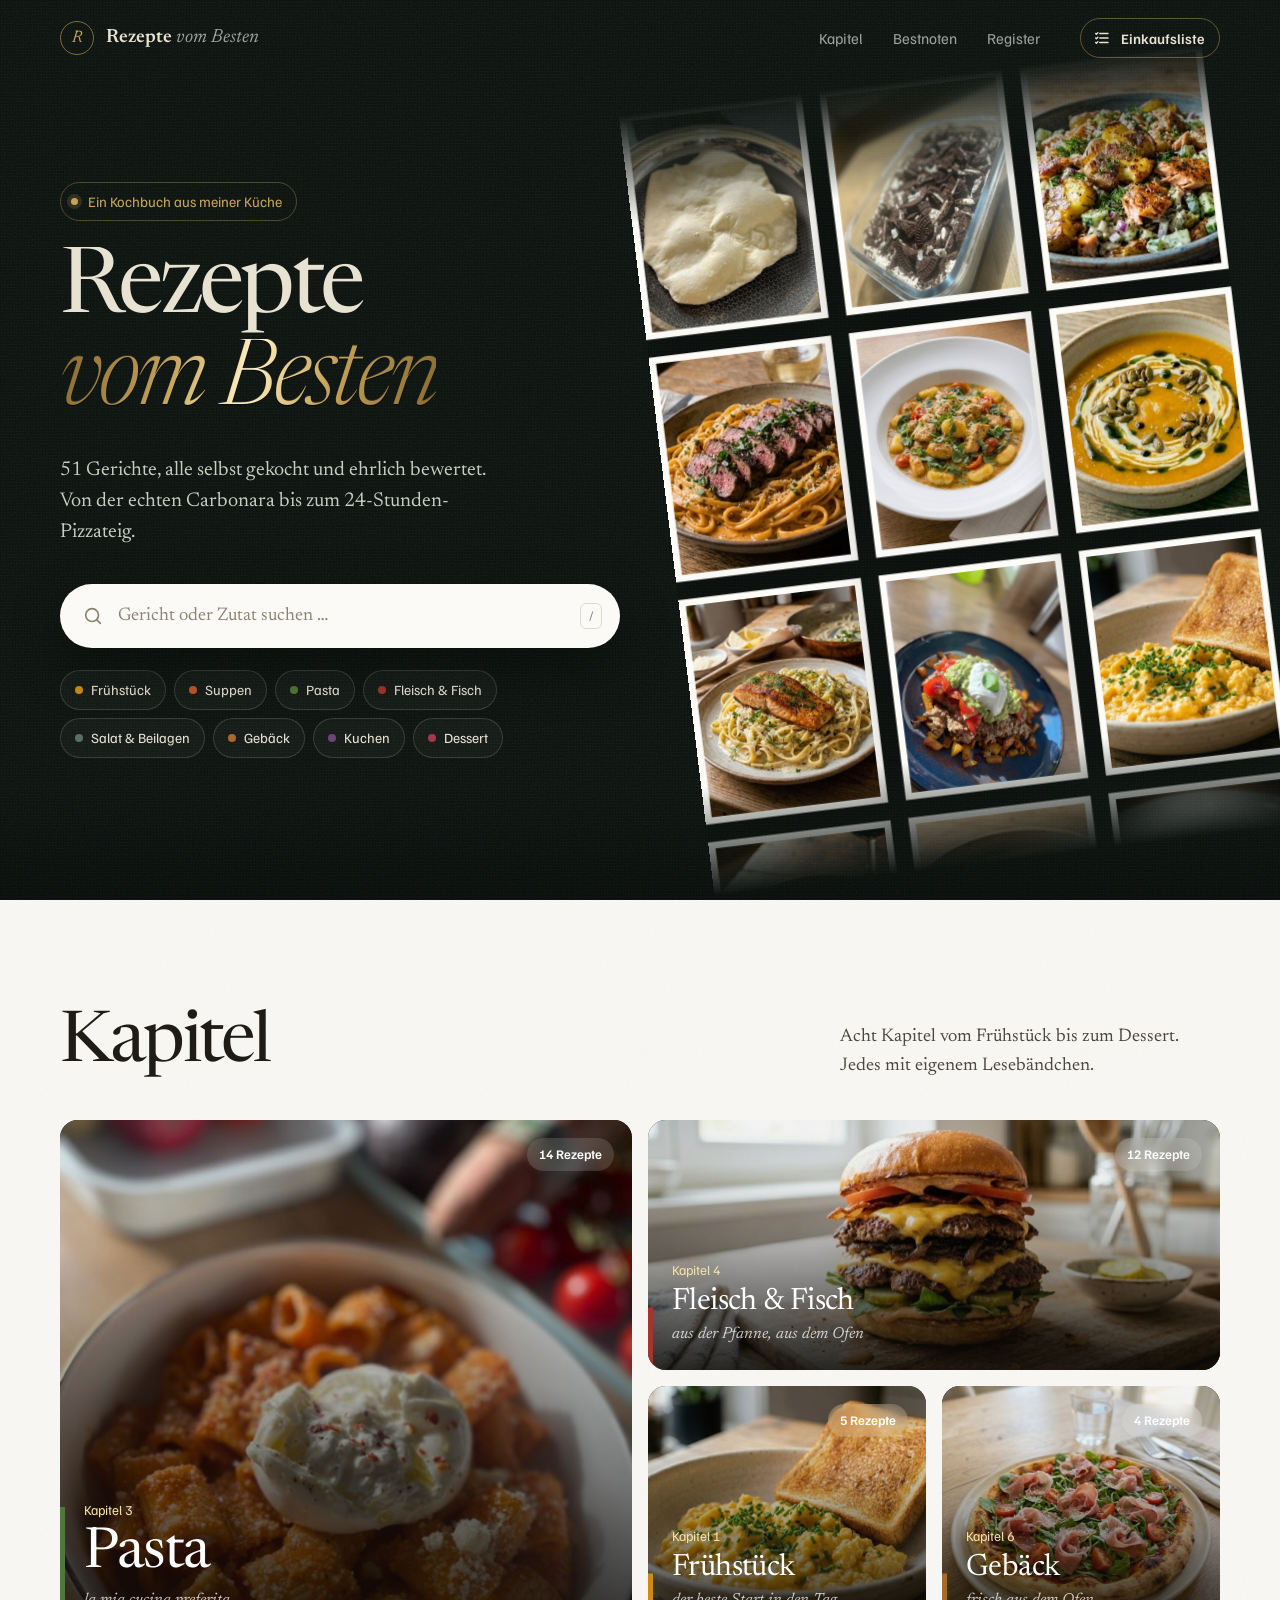
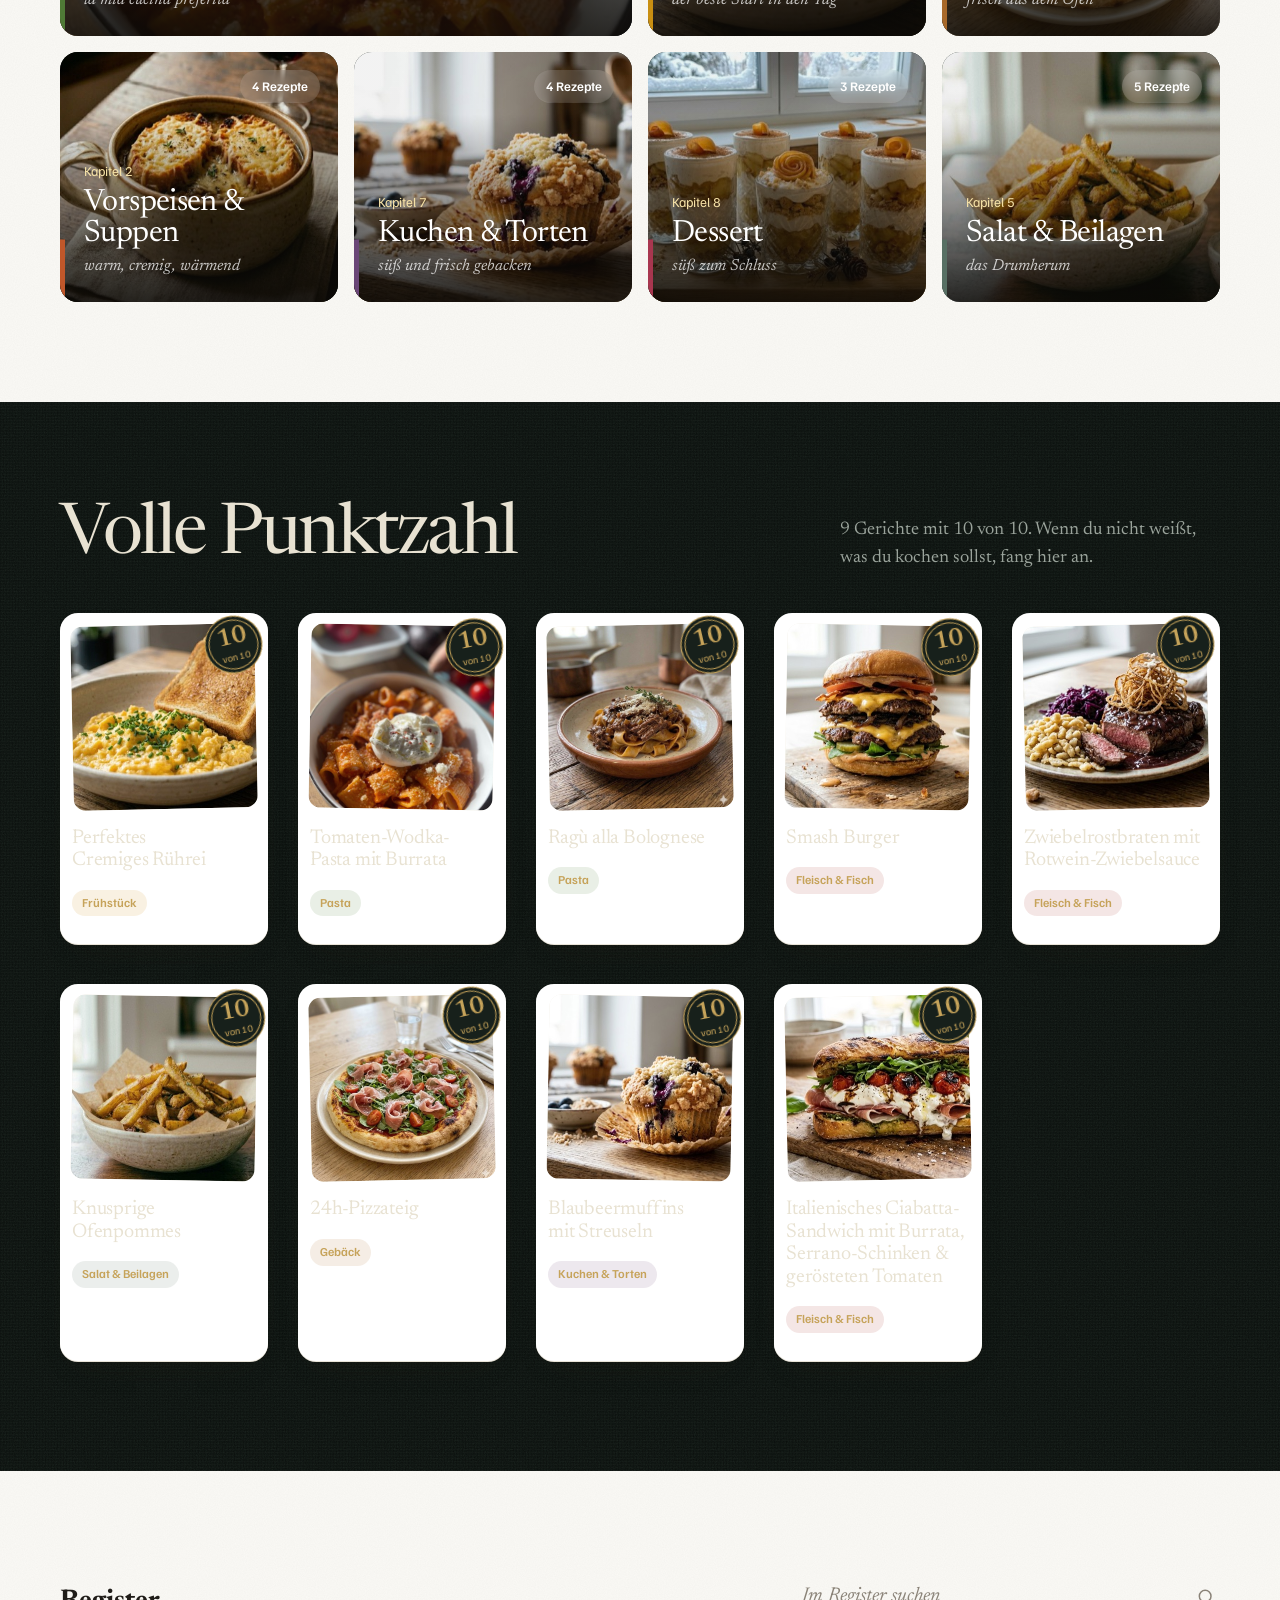
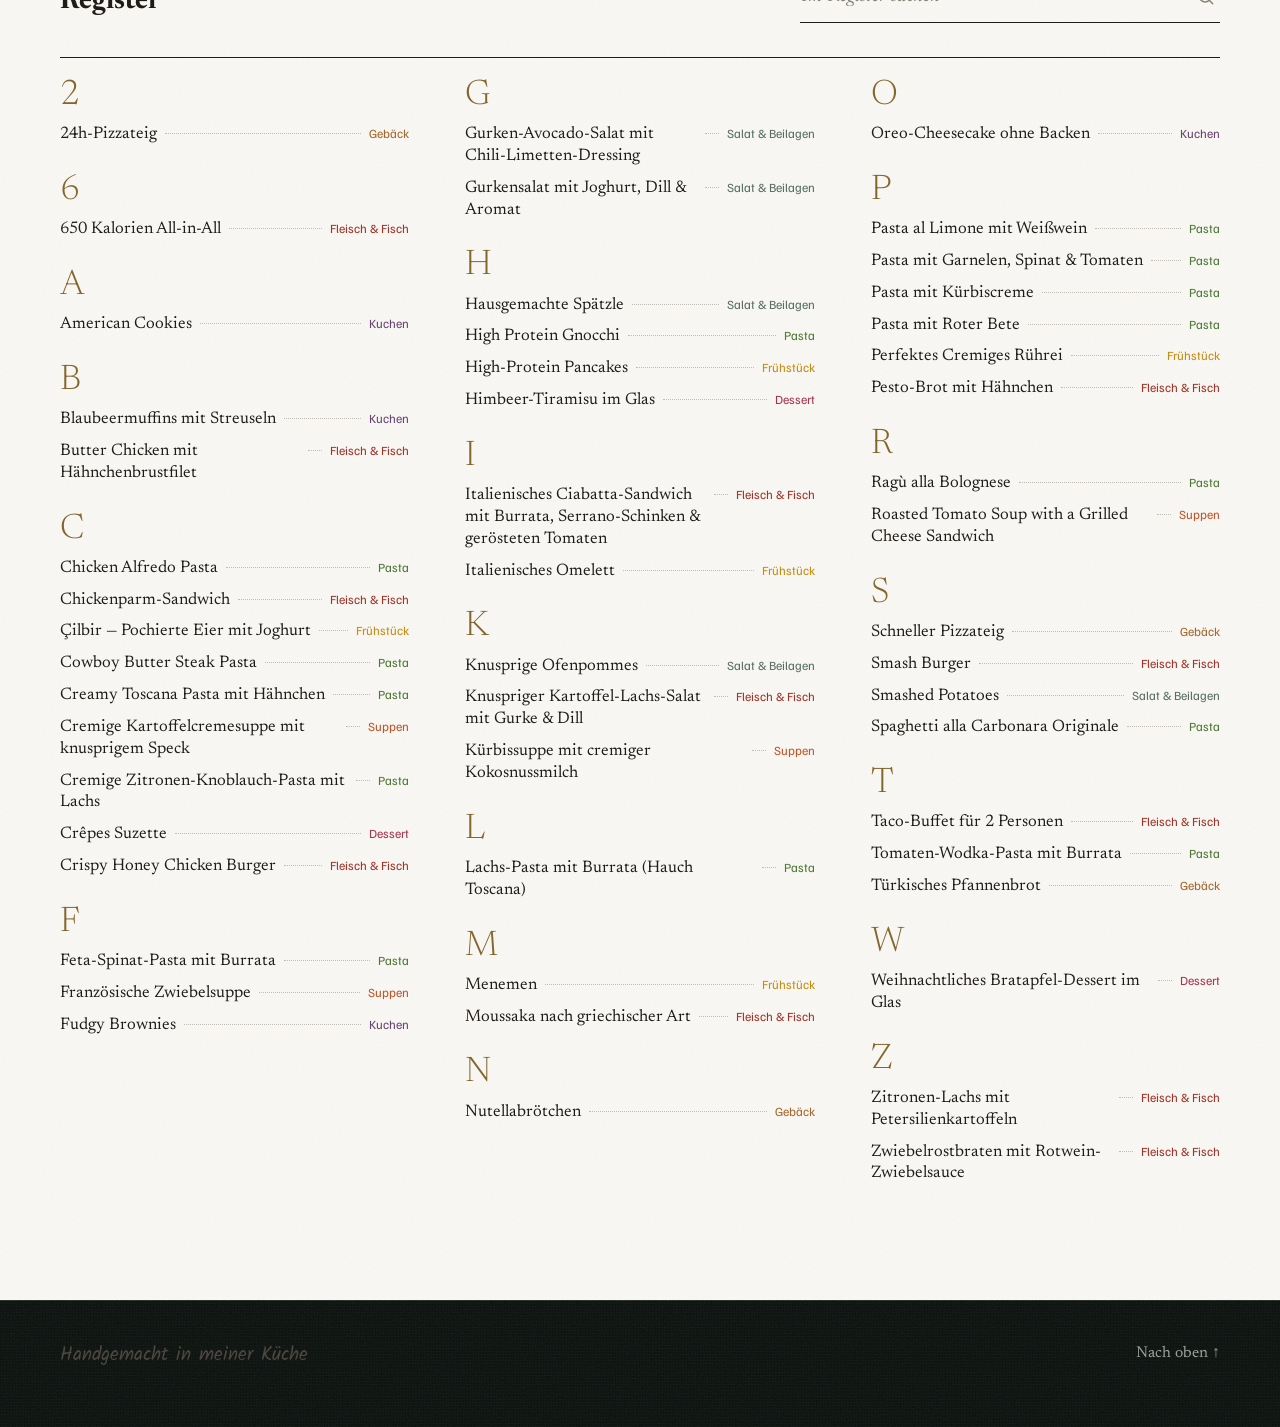
<file: index.html>
<!DOCTYPE html>
<html lang="de">
<head>
<meta charset="UTF-8">
<meta name="viewport" content="width=device-width, initial-scale=1.0, viewport-fit=cover">
<meta name="theme-color" content="#0a0d0b">
<title>Rezepte vom Besten</title>
<link rel="preconnect" href="https://fonts.googleapis.com">
<link rel="preconnect" href="https://fonts.gstatic.com" crossorigin>
<link href="https://fonts.googleapis.com/css2?family=Newsreader:ital,opsz,wght@0,6..72,200..800;1,6..72,200..800&family=Familjen+Grotesk:wght@400..700&family=Kalam:wght@300;400&display=swap" rel="stylesheet">
<link rel="stylesheet" href="assets/book.css?v=5edb16ca">
</head>
<body data-page="index">
<noscript><p style="padding:40px;font-family:Georgia,serif">Für das Kochbuch muss JavaScript eingeschaltet sein.</p></noscript>
<script src="assets/recipes.js?v=4ba6cb10"></script>
<script src="assets/book.js?v=c3e6f77a"></script>
</body>
</html>
</file>
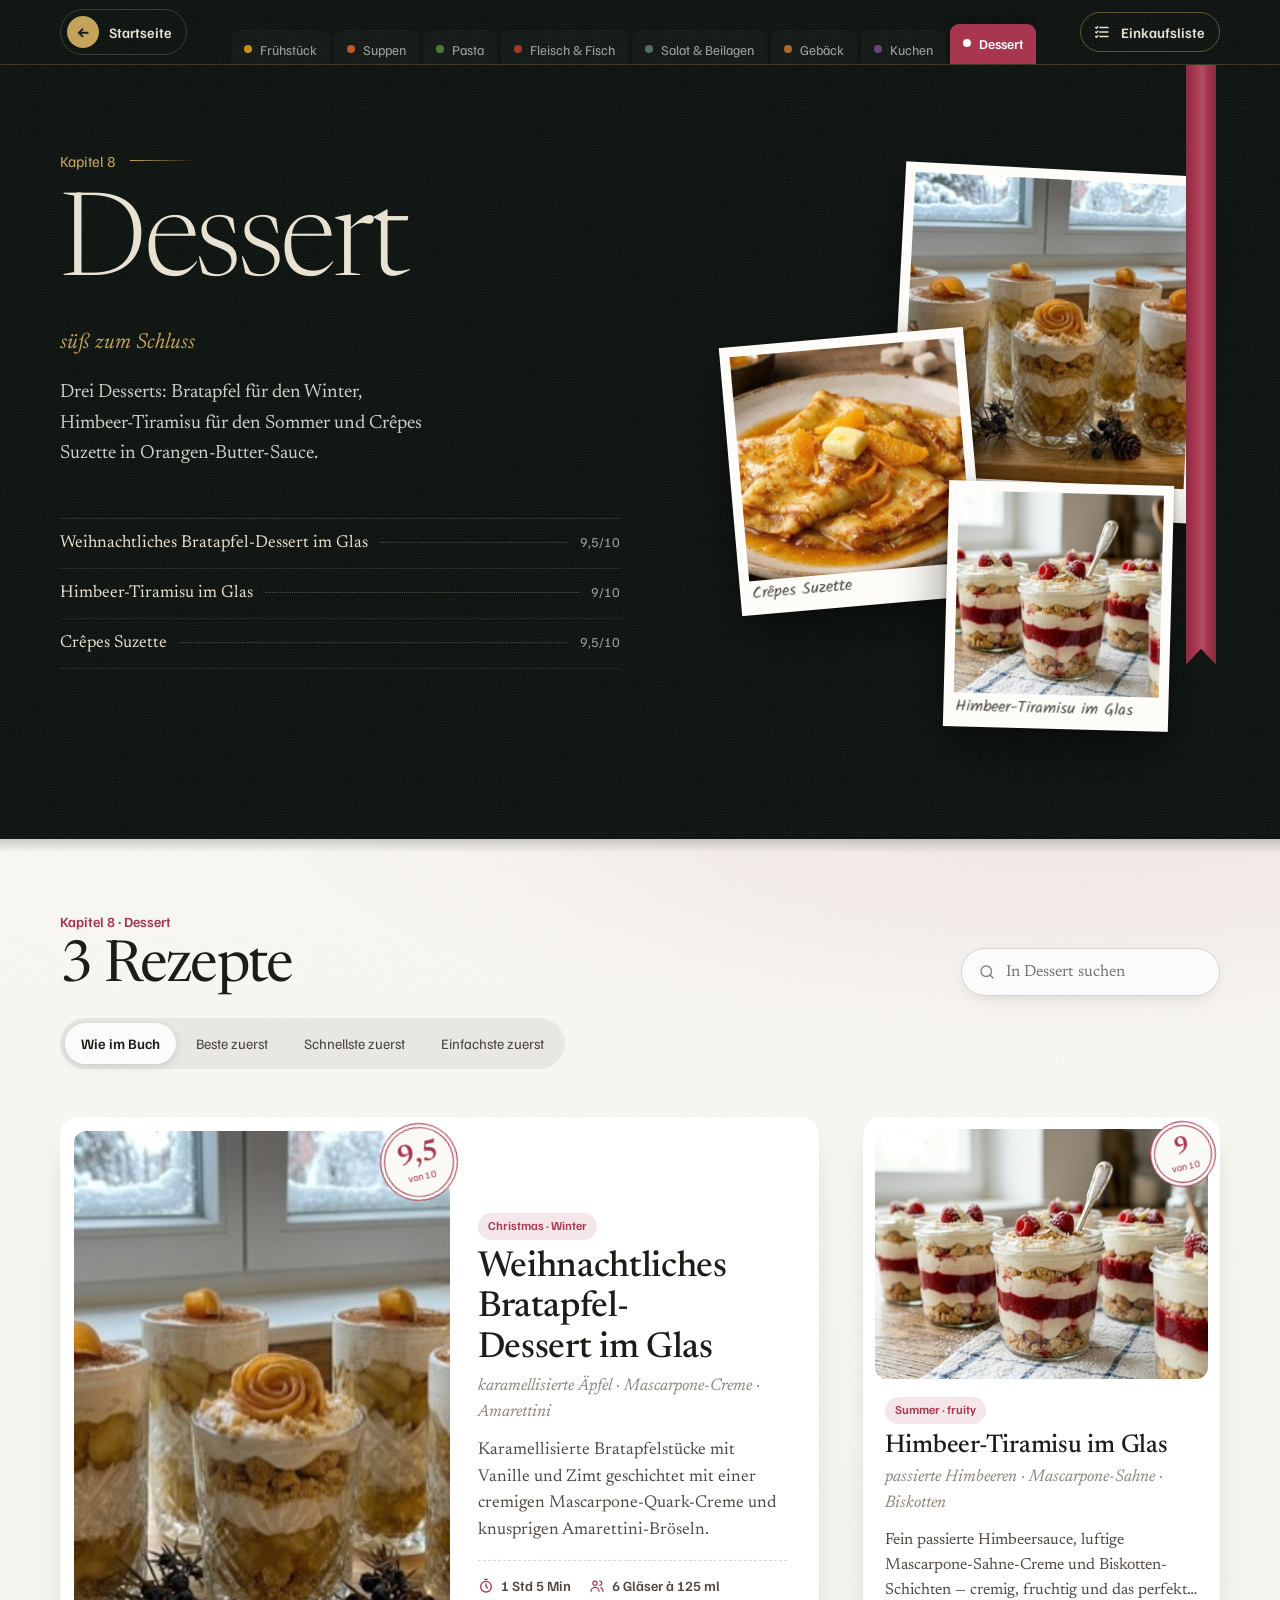
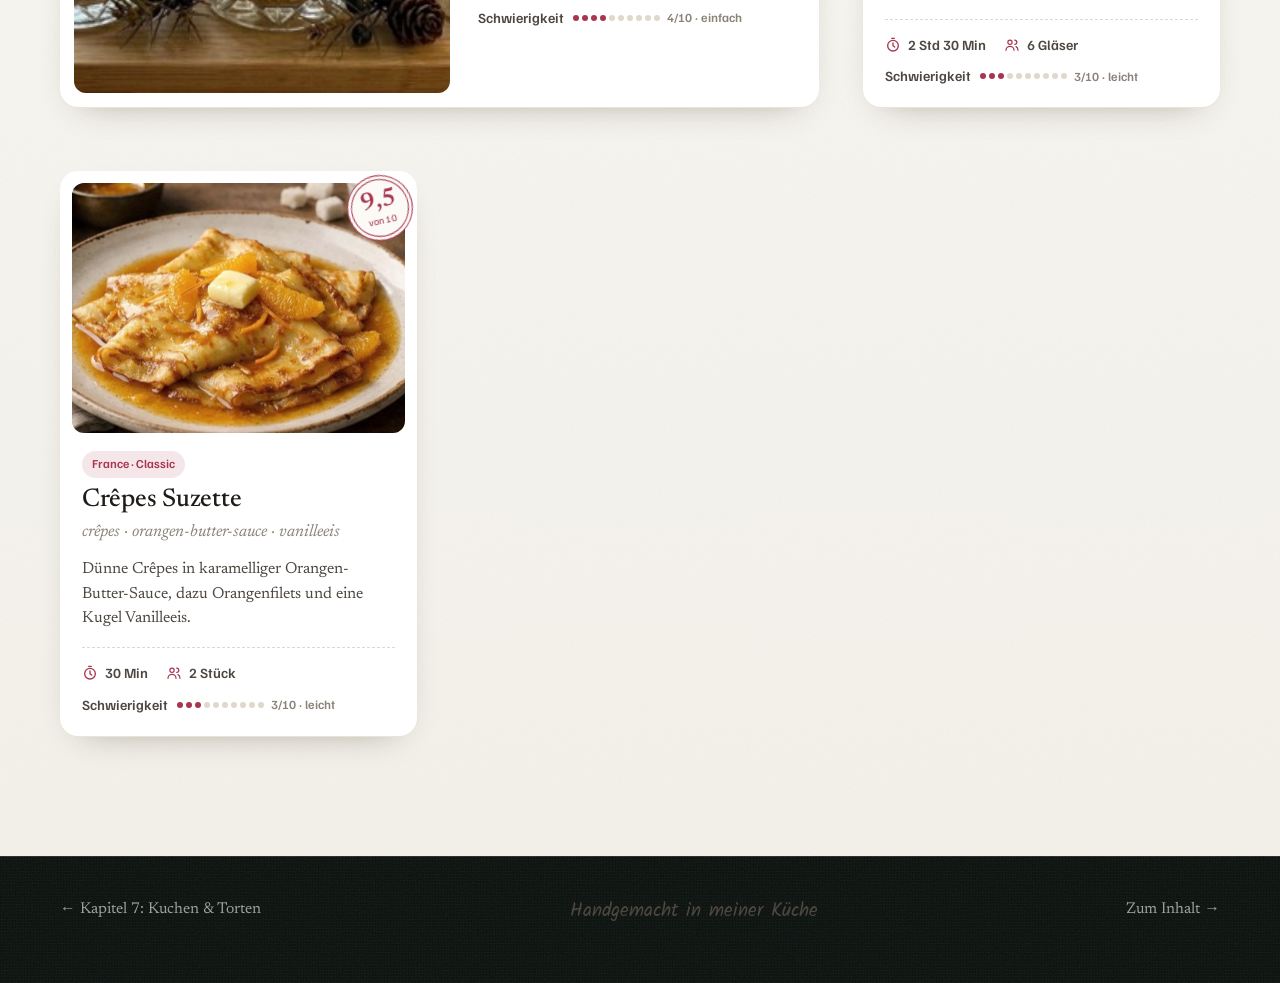
<file: dessert.html>
<!DOCTYPE html>
<html lang="de">
<head>
<meta charset="UTF-8">
<meta name="viewport" content="width=device-width, initial-scale=1.0, viewport-fit=cover">
<meta name="theme-color" content="#0a0d0b">
<title>Dessert · Rezepte vom Besten</title>
<link rel="preconnect" href="https://fonts.googleapis.com">
<link rel="preconnect" href="https://fonts.gstatic.com" crossorigin>
<link href="https://fonts.googleapis.com/css2?family=Newsreader:ital,opsz,wght@0,6..72,200..800;1,6..72,200..800&family=Familjen+Grotesk:wght@400..700&family=Kalam:wght@300;400&display=swap" rel="stylesheet">
<link rel="stylesheet" href="assets/book.css?v=5edb16ca">
</head>
<body data-page="dessert">
<noscript><p style="padding:40px;font-family:Georgia,serif">Für das Kochbuch muss JavaScript eingeschaltet sein.</p></noscript>
<script src="assets/recipes.js?v=4ba6cb10"></script>
<script src="assets/book.js?v=c3e6f77a"></script>
</body>
</html>
</file>
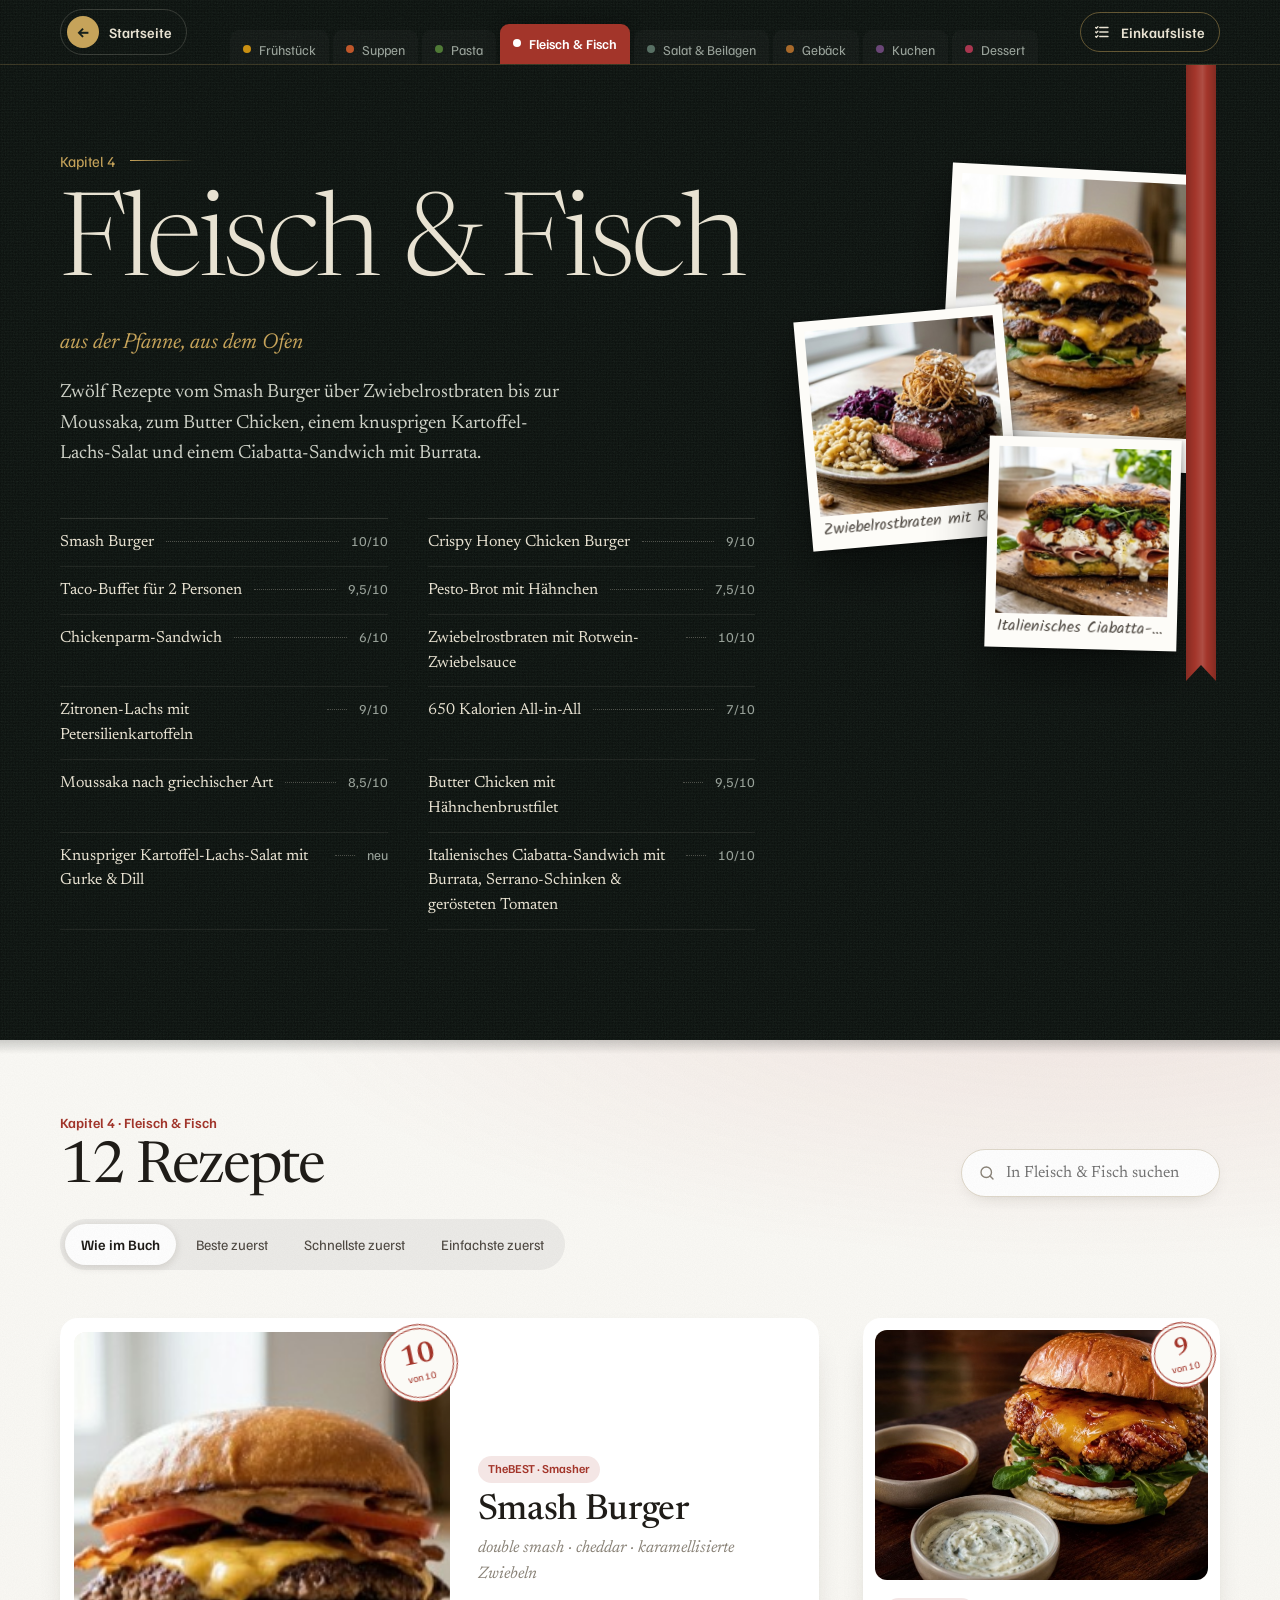
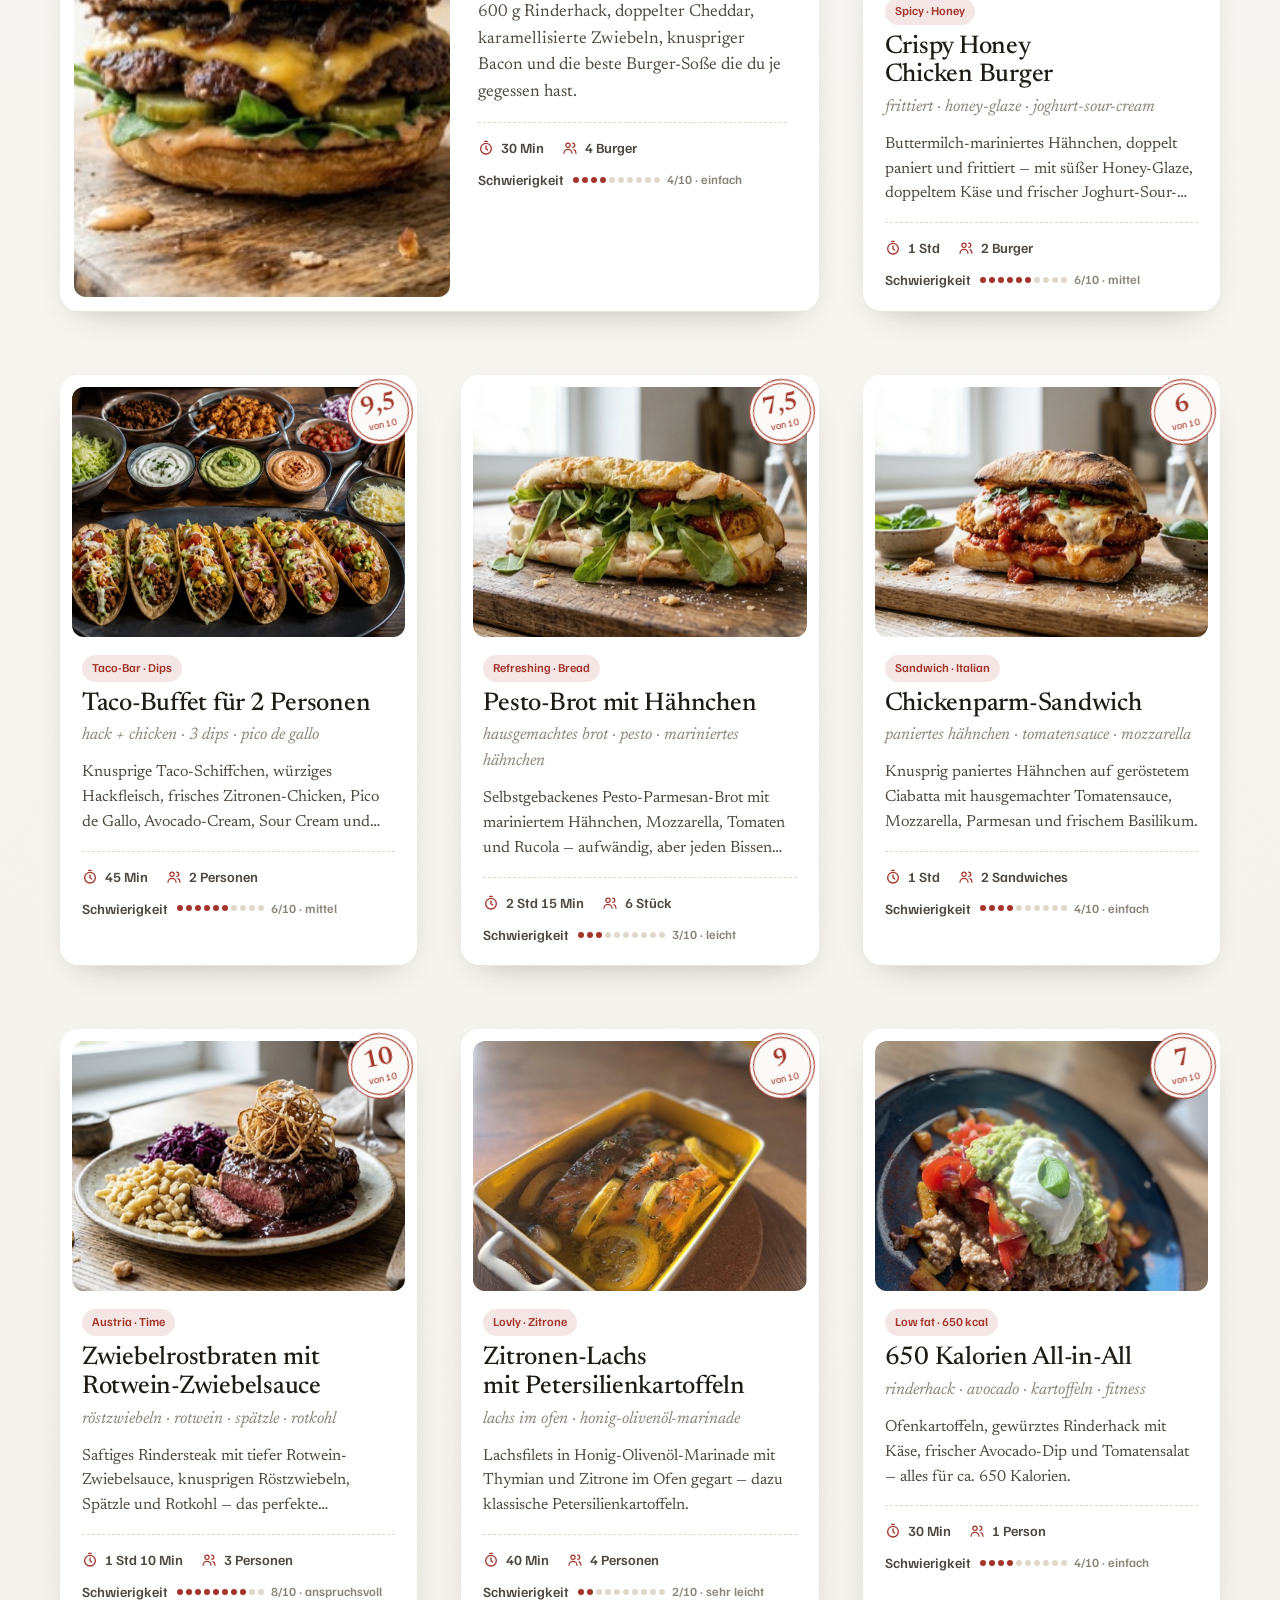
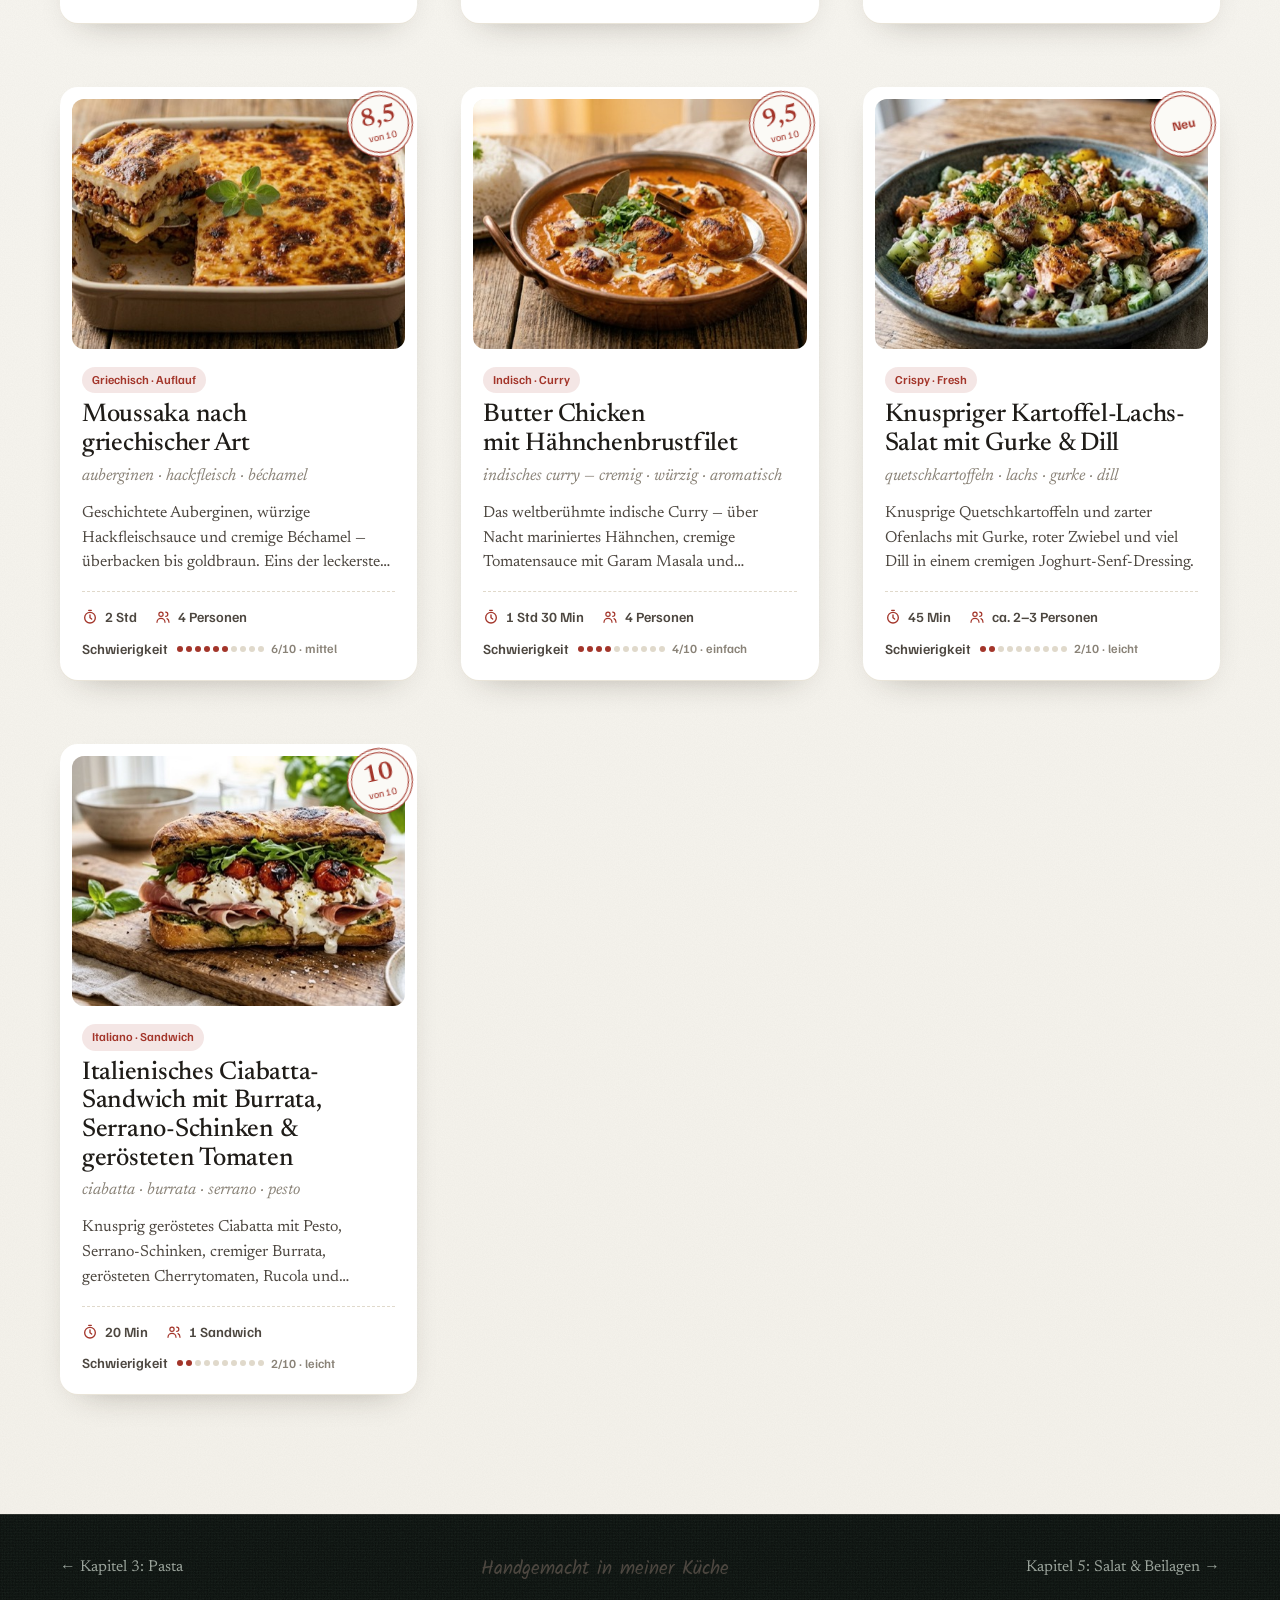
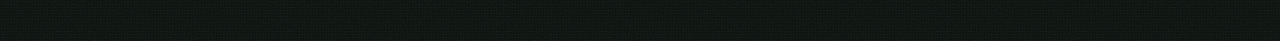
<file: fleisch.html>
<!DOCTYPE html>
<html lang="de">
<head>
<meta charset="UTF-8">
<meta name="viewport" content="width=device-width, initial-scale=1.0, viewport-fit=cover">
<meta name="theme-color" content="#0a0d0b">
<title>Fleisch &amp; Fisch · Rezepte vom Besten</title>
<link rel="preconnect" href="https://fonts.googleapis.com">
<link rel="preconnect" href="https://fonts.gstatic.com" crossorigin>
<link href="https://fonts.googleapis.com/css2?family=Newsreader:ital,opsz,wght@0,6..72,200..800;1,6..72,200..800&family=Familjen+Grotesk:wght@400..700&family=Kalam:wght@300;400&display=swap" rel="stylesheet">
<link rel="stylesheet" href="assets/book.css?v=5edb16ca">
</head>
<body data-page="fleisch">
<noscript><p style="padding:40px;font-family:Georgia,serif">Für das Kochbuch muss JavaScript eingeschaltet sein.</p></noscript>
<script src="assets/recipes.js?v=4ba6cb10"></script>
<script src="assets/book.js?v=c3e6f77a"></script>
</body>
</html>
</file>
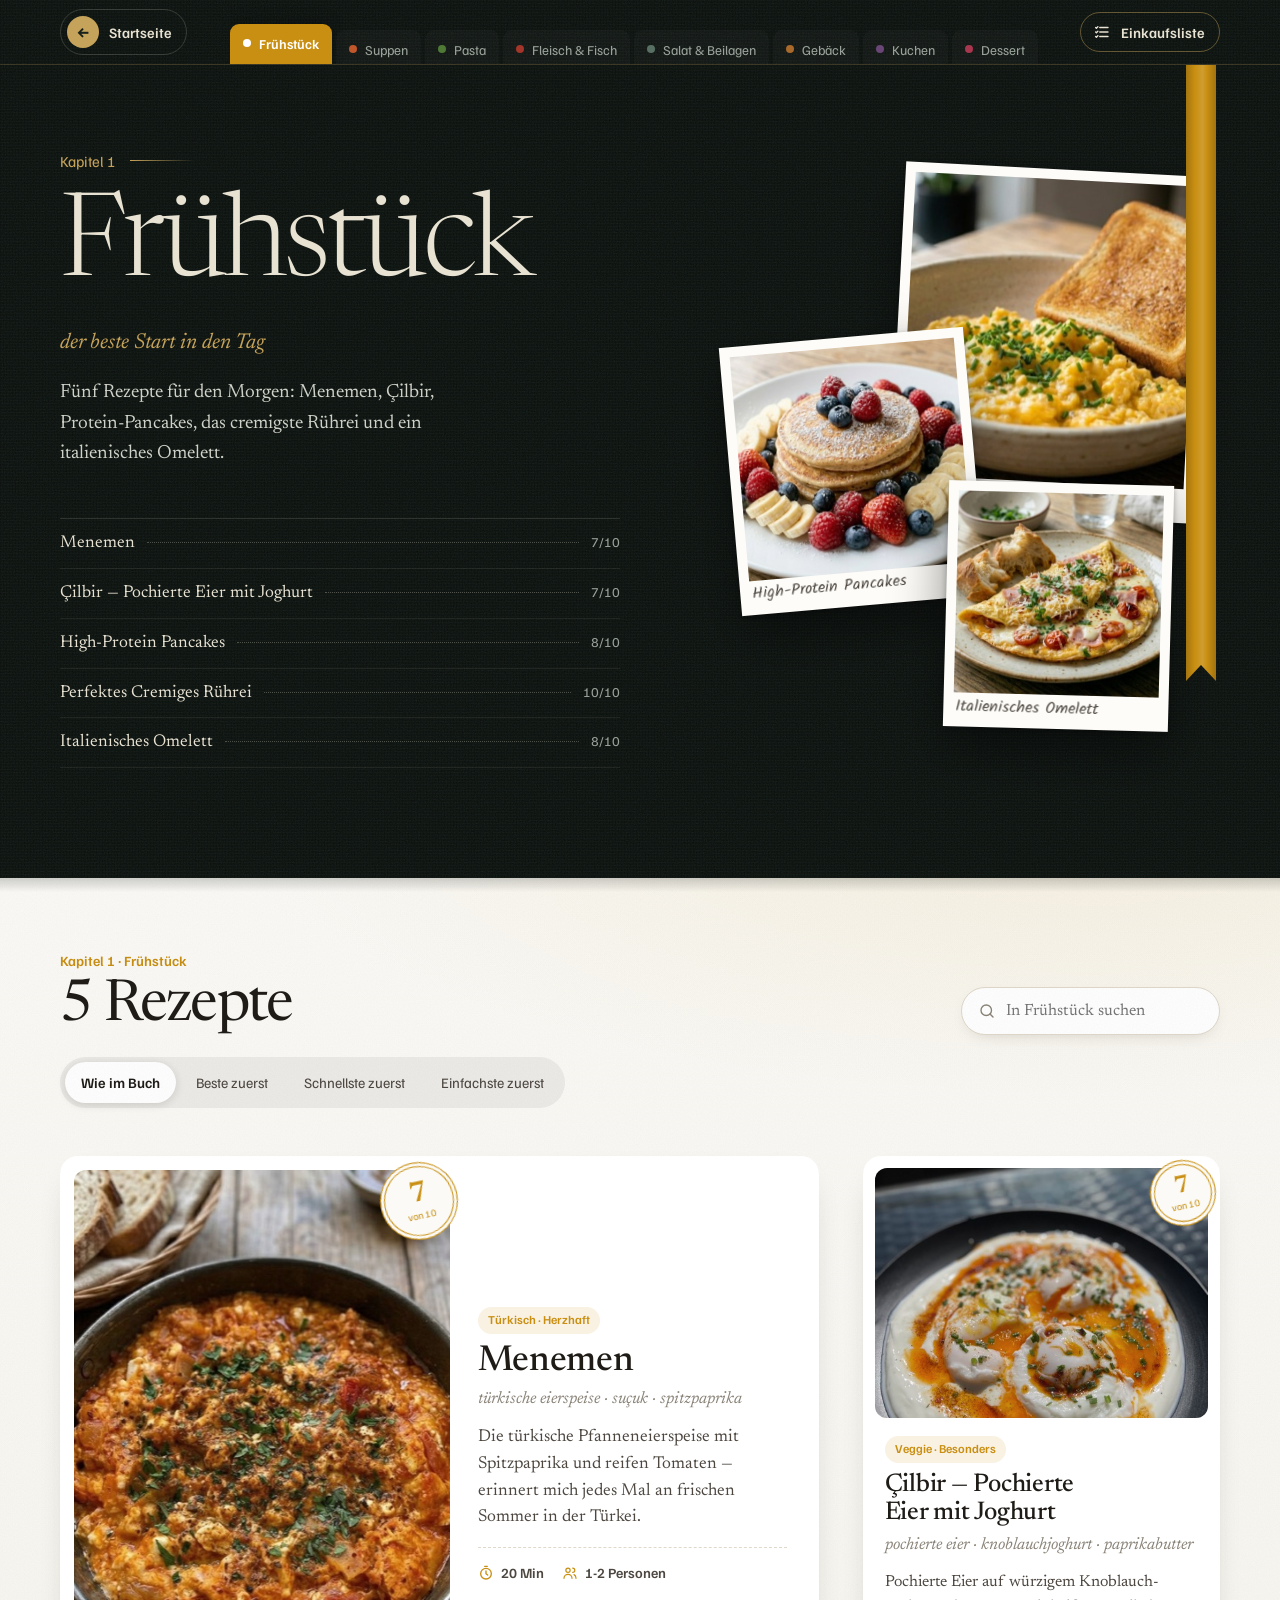
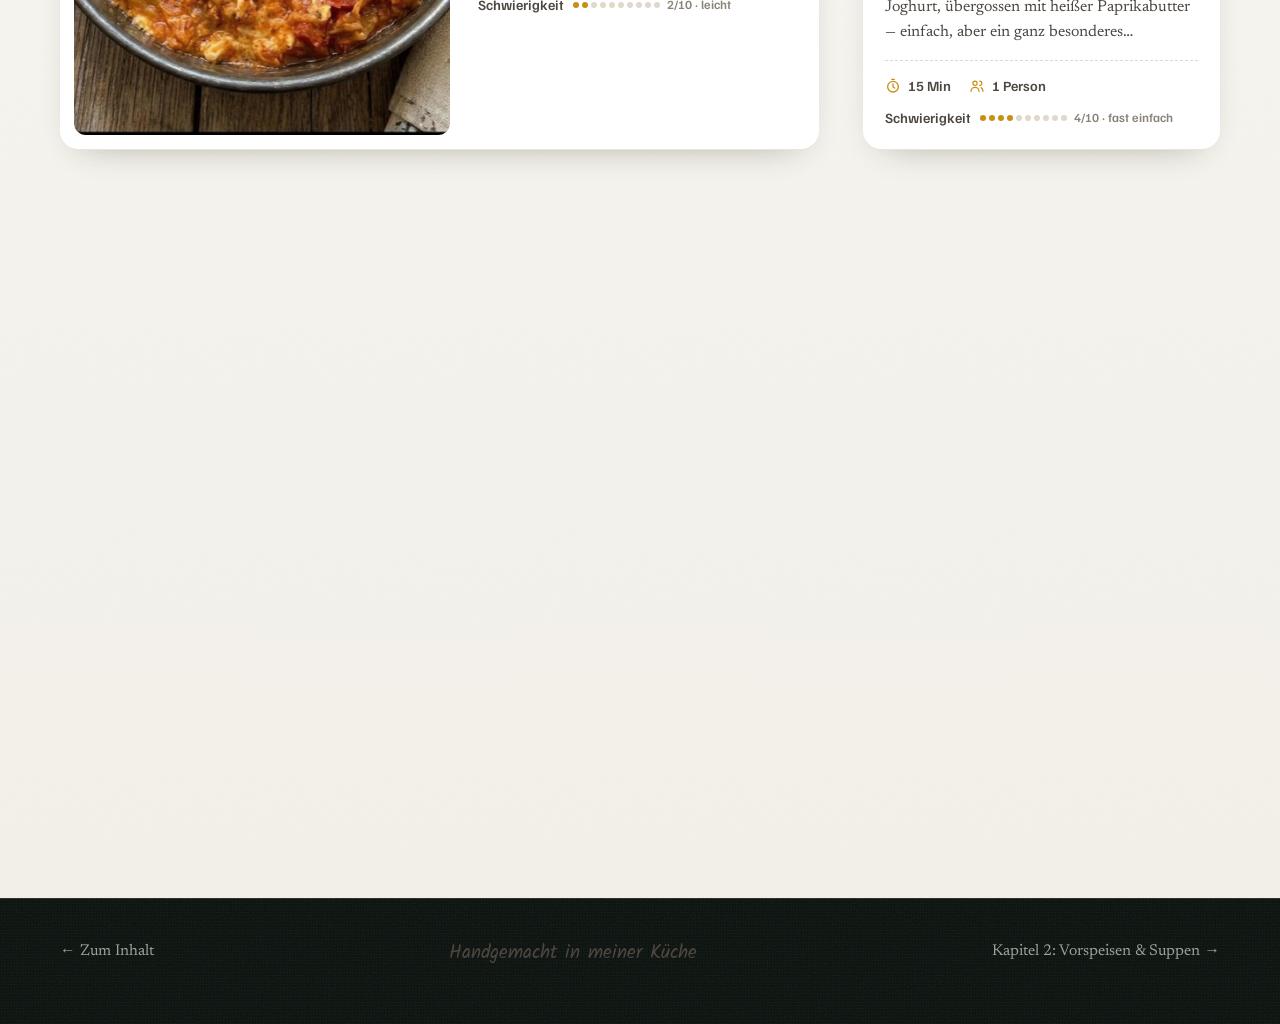
<file: fruehstueck.html>
<!DOCTYPE html>
<html lang="de">
<head>
<meta charset="UTF-8">
<meta name="viewport" content="width=device-width, initial-scale=1.0, viewport-fit=cover">
<meta name="theme-color" content="#0a0d0b">
<title>Frühstück · Rezepte vom Besten</title>
<link rel="preconnect" href="https://fonts.googleapis.com">
<link rel="preconnect" href="https://fonts.gstatic.com" crossorigin>
<link href="https://fonts.googleapis.com/css2?family=Newsreader:ital,opsz,wght@0,6..72,200..800;1,6..72,200..800&family=Familjen+Grotesk:wght@400..700&family=Kalam:wght@300;400&display=swap" rel="stylesheet">
<link rel="stylesheet" href="assets/book.css?v=5edb16ca">
</head>
<body data-page="fruehstueck">
<noscript><p style="padding:40px;font-family:Georgia,serif">Für das Kochbuch muss JavaScript eingeschaltet sein.</p></noscript>
<script src="assets/recipes.js?v=4ba6cb10"></script>
<script src="assets/book.js?v=c3e6f77a"></script>
</body>
</html>
</file>
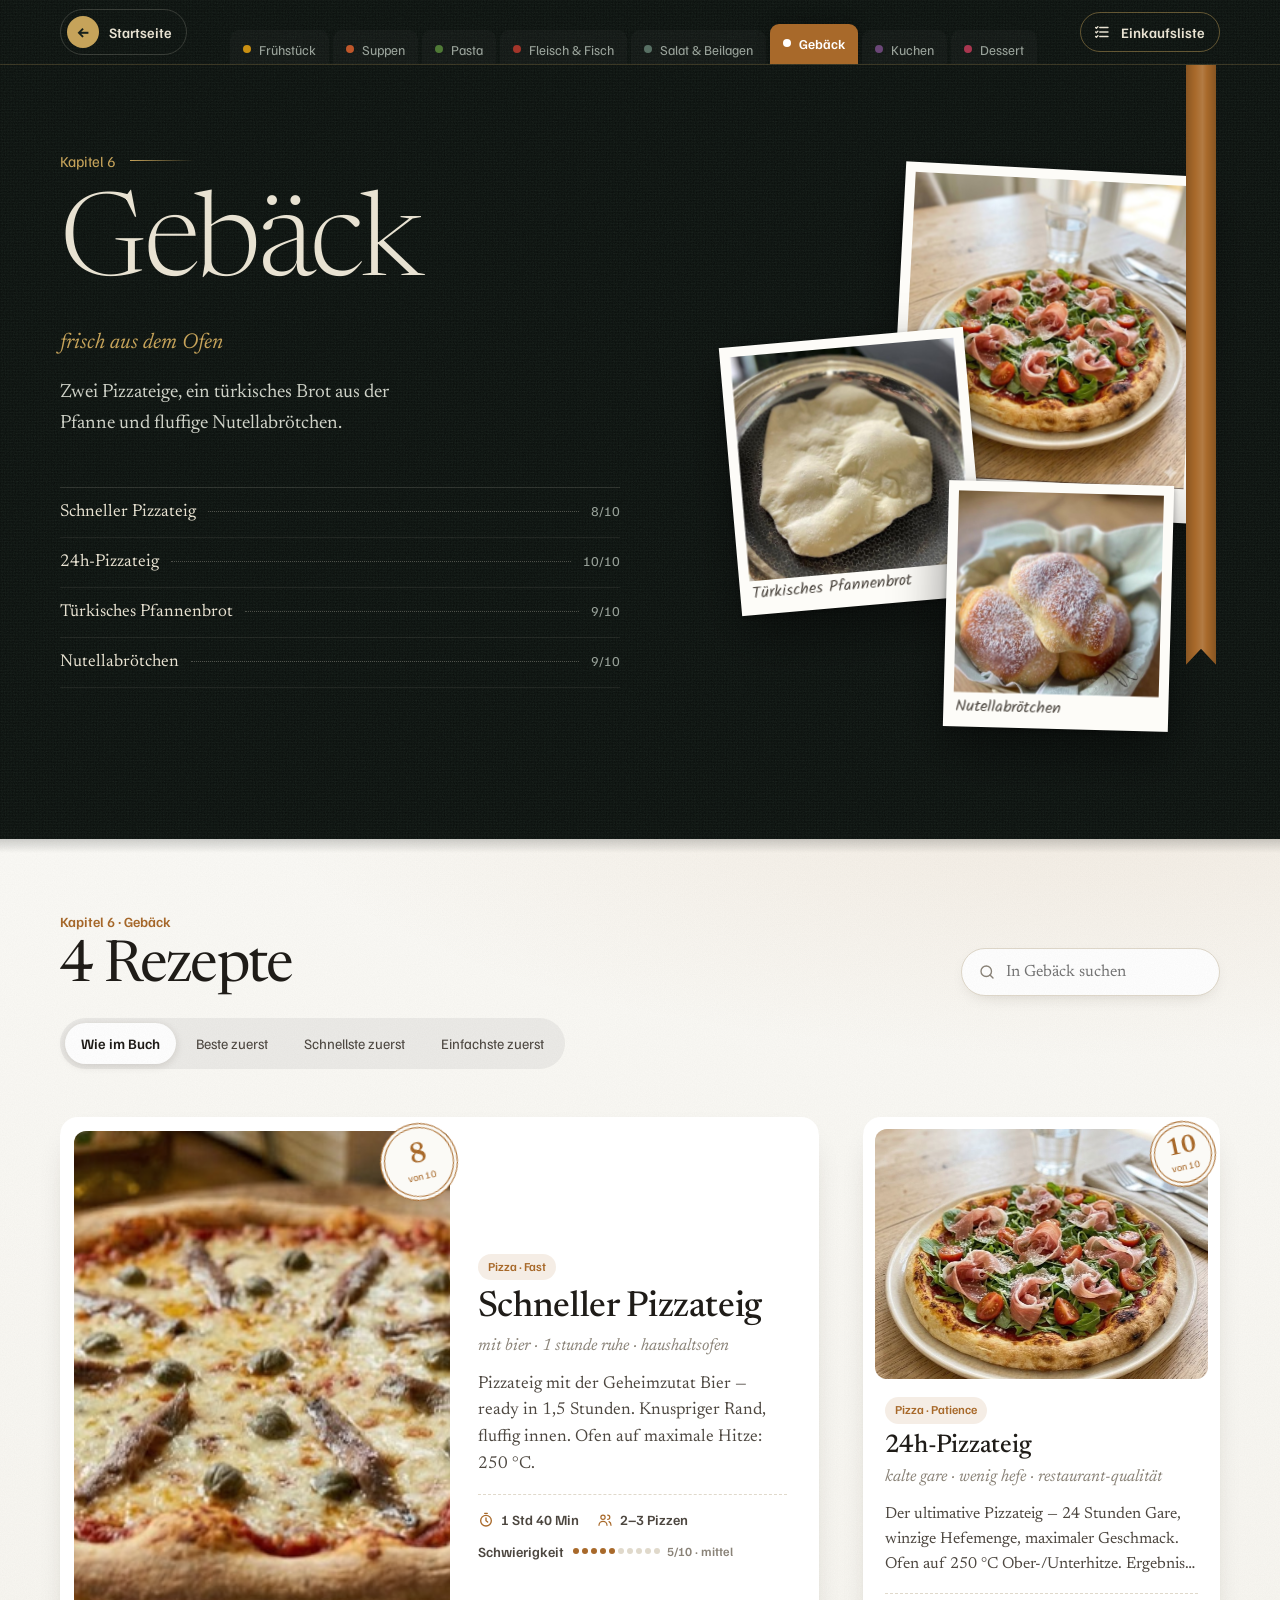
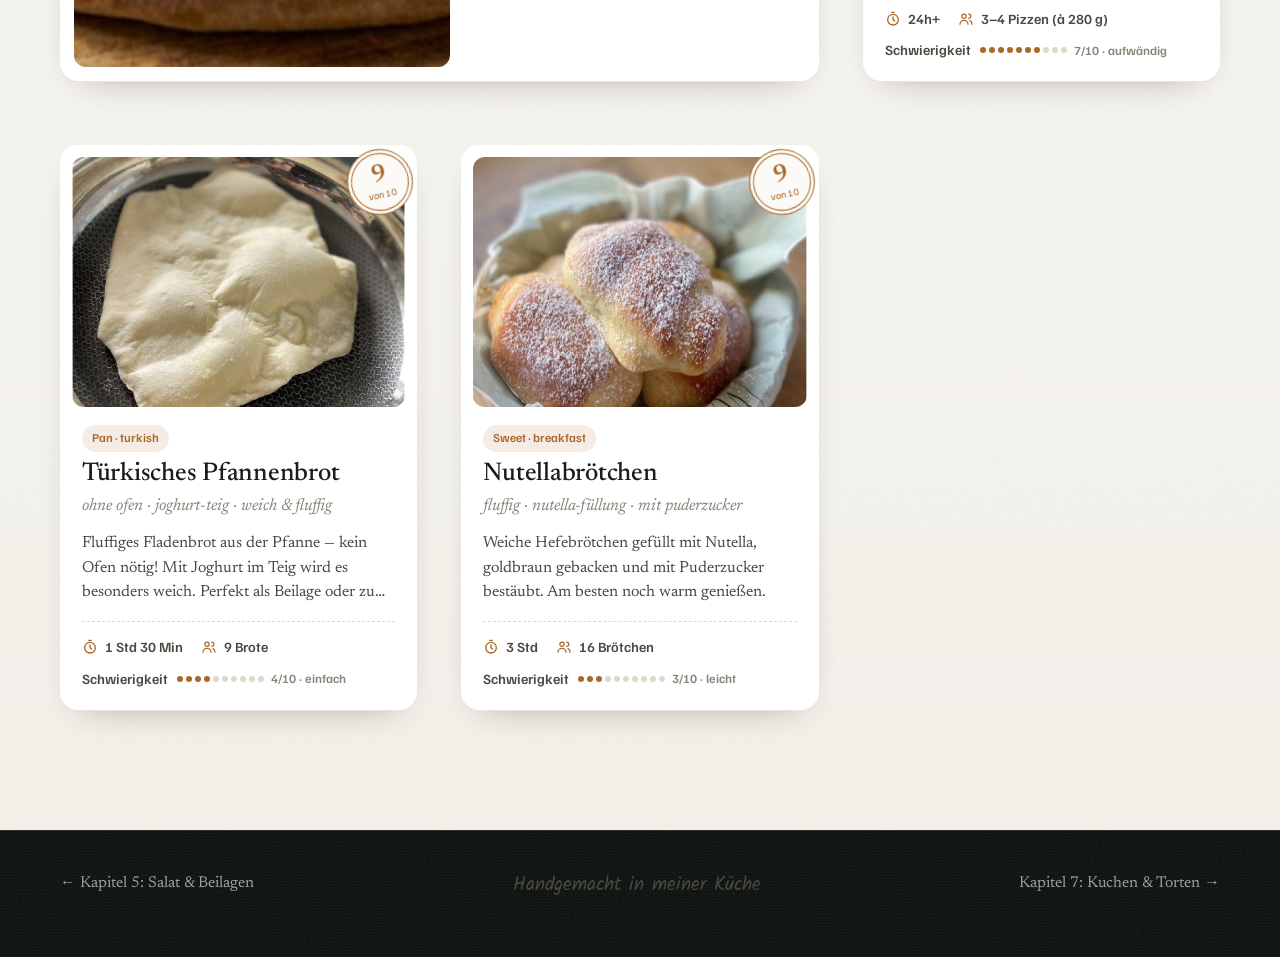
<file: gebaeck.html>
<!DOCTYPE html>
<html lang="de">
<head>
<meta charset="UTF-8">
<meta name="viewport" content="width=device-width, initial-scale=1.0, viewport-fit=cover">
<meta name="theme-color" content="#0a0d0b">
<title>Gebäck · Rezepte vom Besten</title>
<link rel="preconnect" href="https://fonts.googleapis.com">
<link rel="preconnect" href="https://fonts.gstatic.com" crossorigin>
<link href="https://fonts.googleapis.com/css2?family=Newsreader:ital,opsz,wght@0,6..72,200..800;1,6..72,200..800&family=Familjen+Grotesk:wght@400..700&family=Kalam:wght@300;400&display=swap" rel="stylesheet">
<link rel="stylesheet" href="assets/book.css?v=5edb16ca">
</head>
<body data-page="gebaeck">
<noscript><p style="padding:40px;font-family:Georgia,serif">Für das Kochbuch muss JavaScript eingeschaltet sein.</p></noscript>
<script src="assets/recipes.js?v=4ba6cb10"></script>
<script src="assets/book.js?v=c3e6f77a"></script>
</body>
</html>
</file>
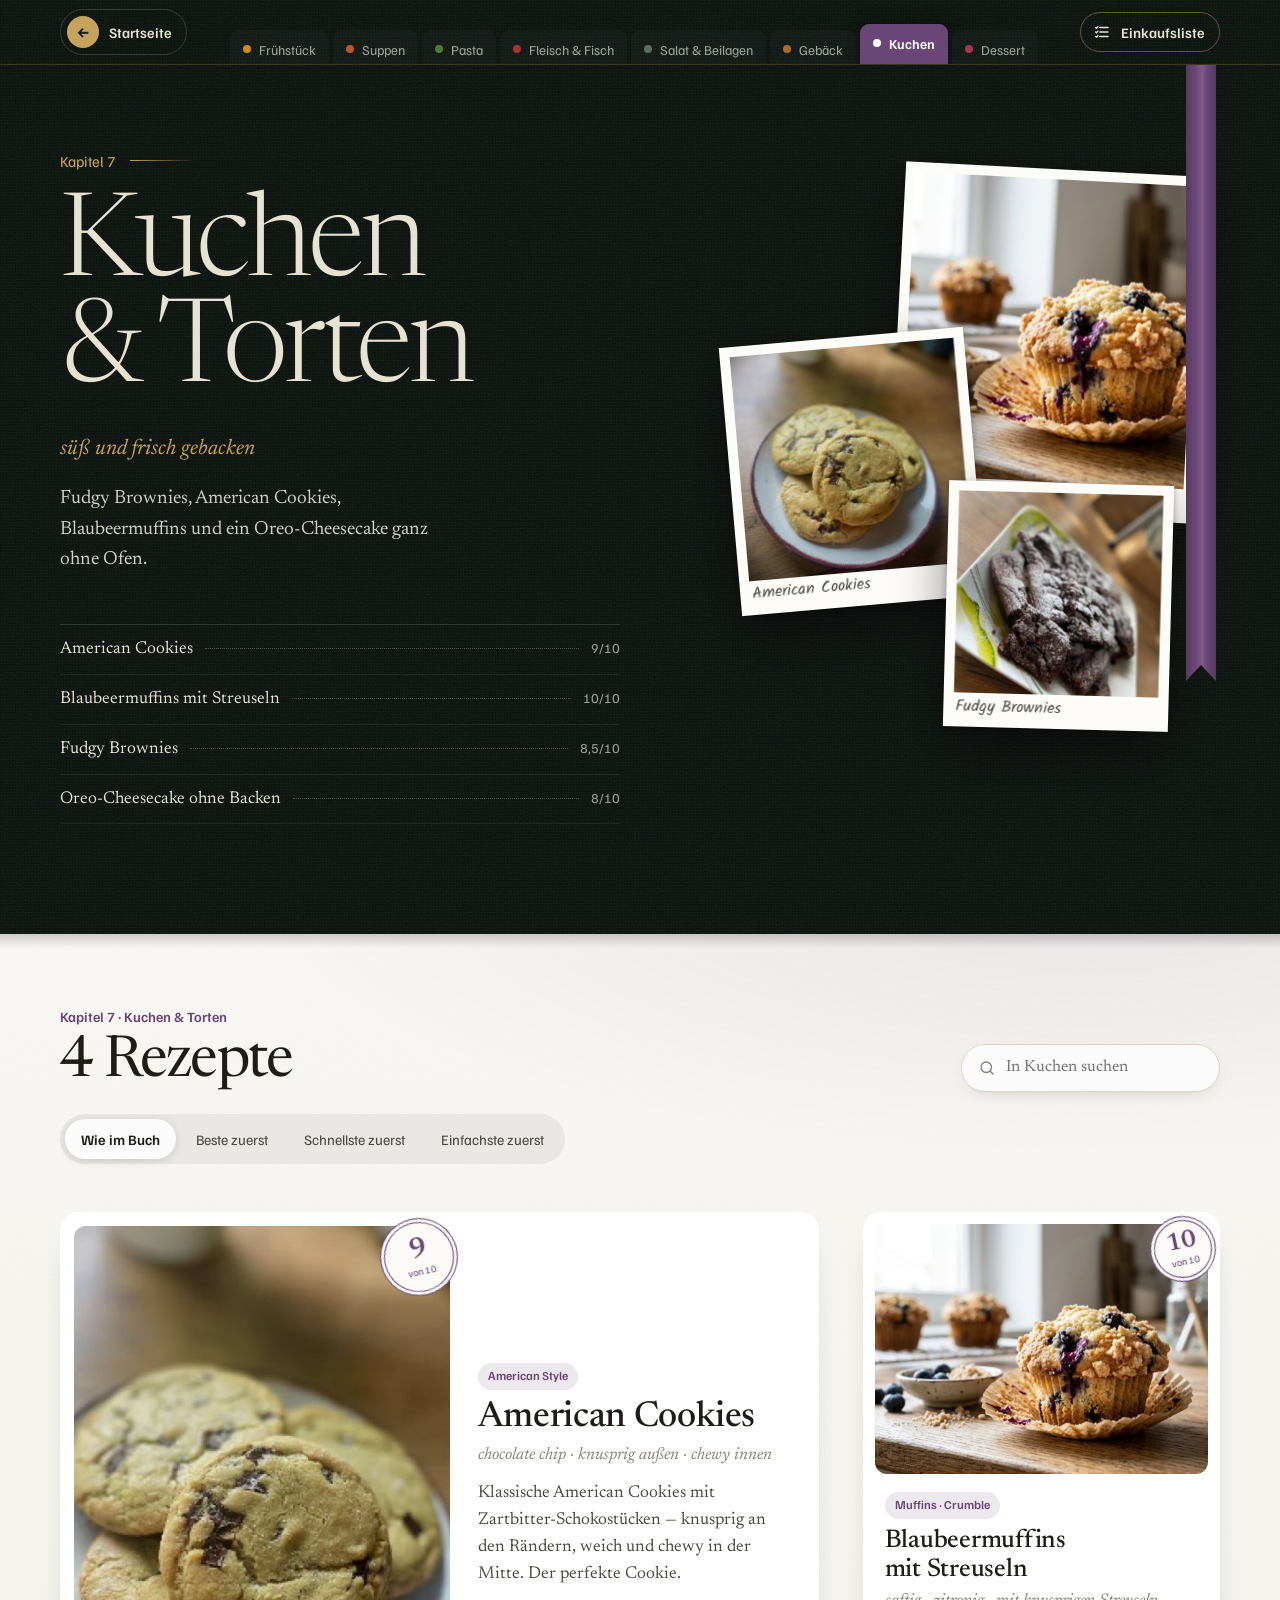
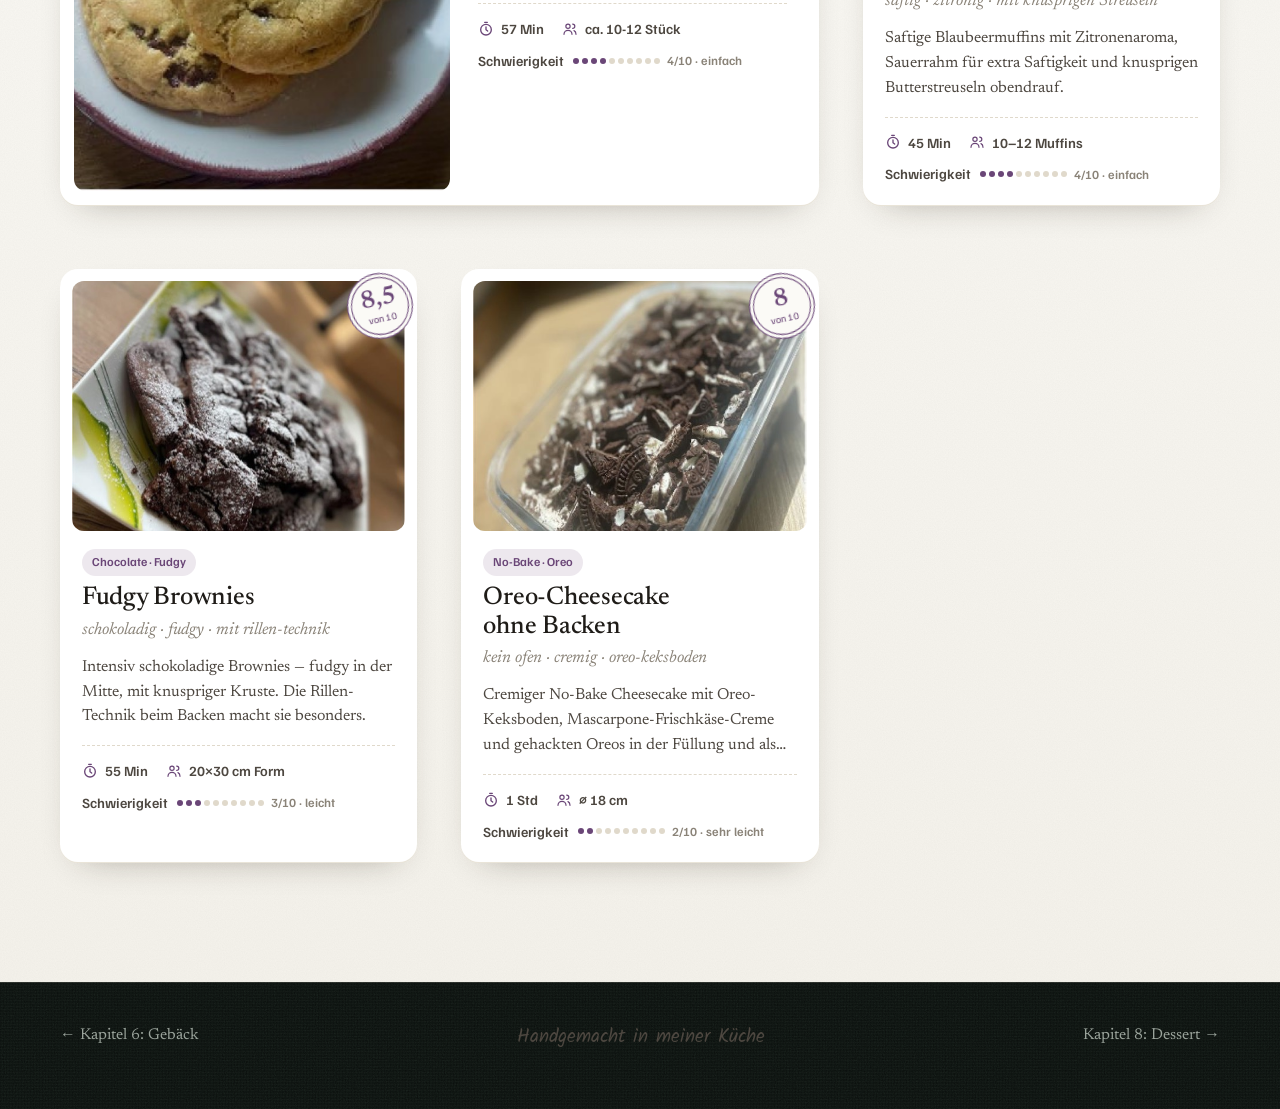
<file: Kuchen.html>
<!DOCTYPE html>
<html lang="de">
<head>
<meta charset="UTF-8">
<meta name="viewport" content="width=device-width, initial-scale=1.0, viewport-fit=cover">
<meta name="theme-color" content="#0a0d0b">
<title>Kuchen &amp; Torten · Rezepte vom Besten</title>
<link rel="preconnect" href="https://fonts.googleapis.com">
<link rel="preconnect" href="https://fonts.gstatic.com" crossorigin>
<link href="https://fonts.googleapis.com/css2?family=Newsreader:ital,opsz,wght@0,6..72,200..800;1,6..72,200..800&family=Familjen+Grotesk:wght@400..700&family=Kalam:wght@300;400&display=swap" rel="stylesheet">
<link rel="stylesheet" href="assets/book.css?v=5edb16ca">
</head>
<body data-page="kuchen">
<noscript><p style="padding:40px;font-family:Georgia,serif">Für das Kochbuch muss JavaScript eingeschaltet sein.</p></noscript>
<script src="assets/recipes.js?v=4ba6cb10"></script>
<script src="assets/book.js?v=c3e6f77a"></script>
</body>
</html>
</file>
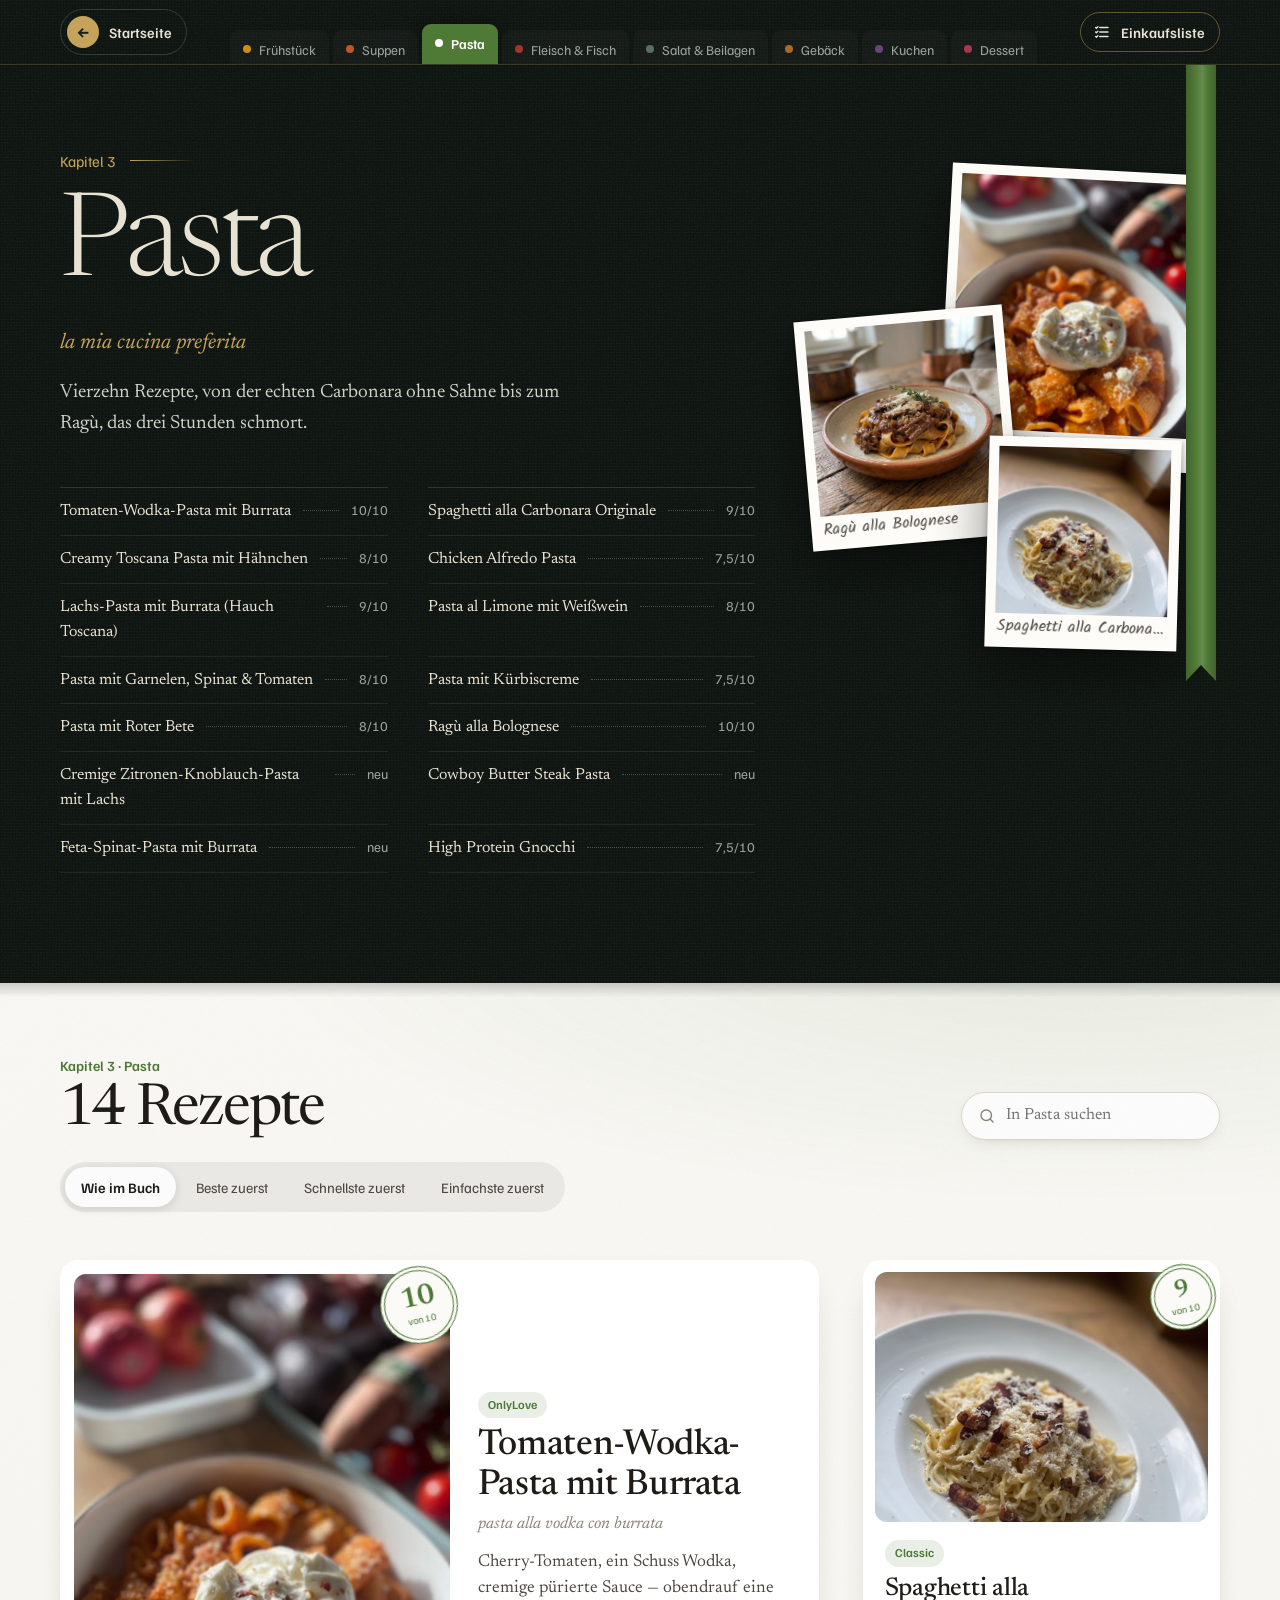
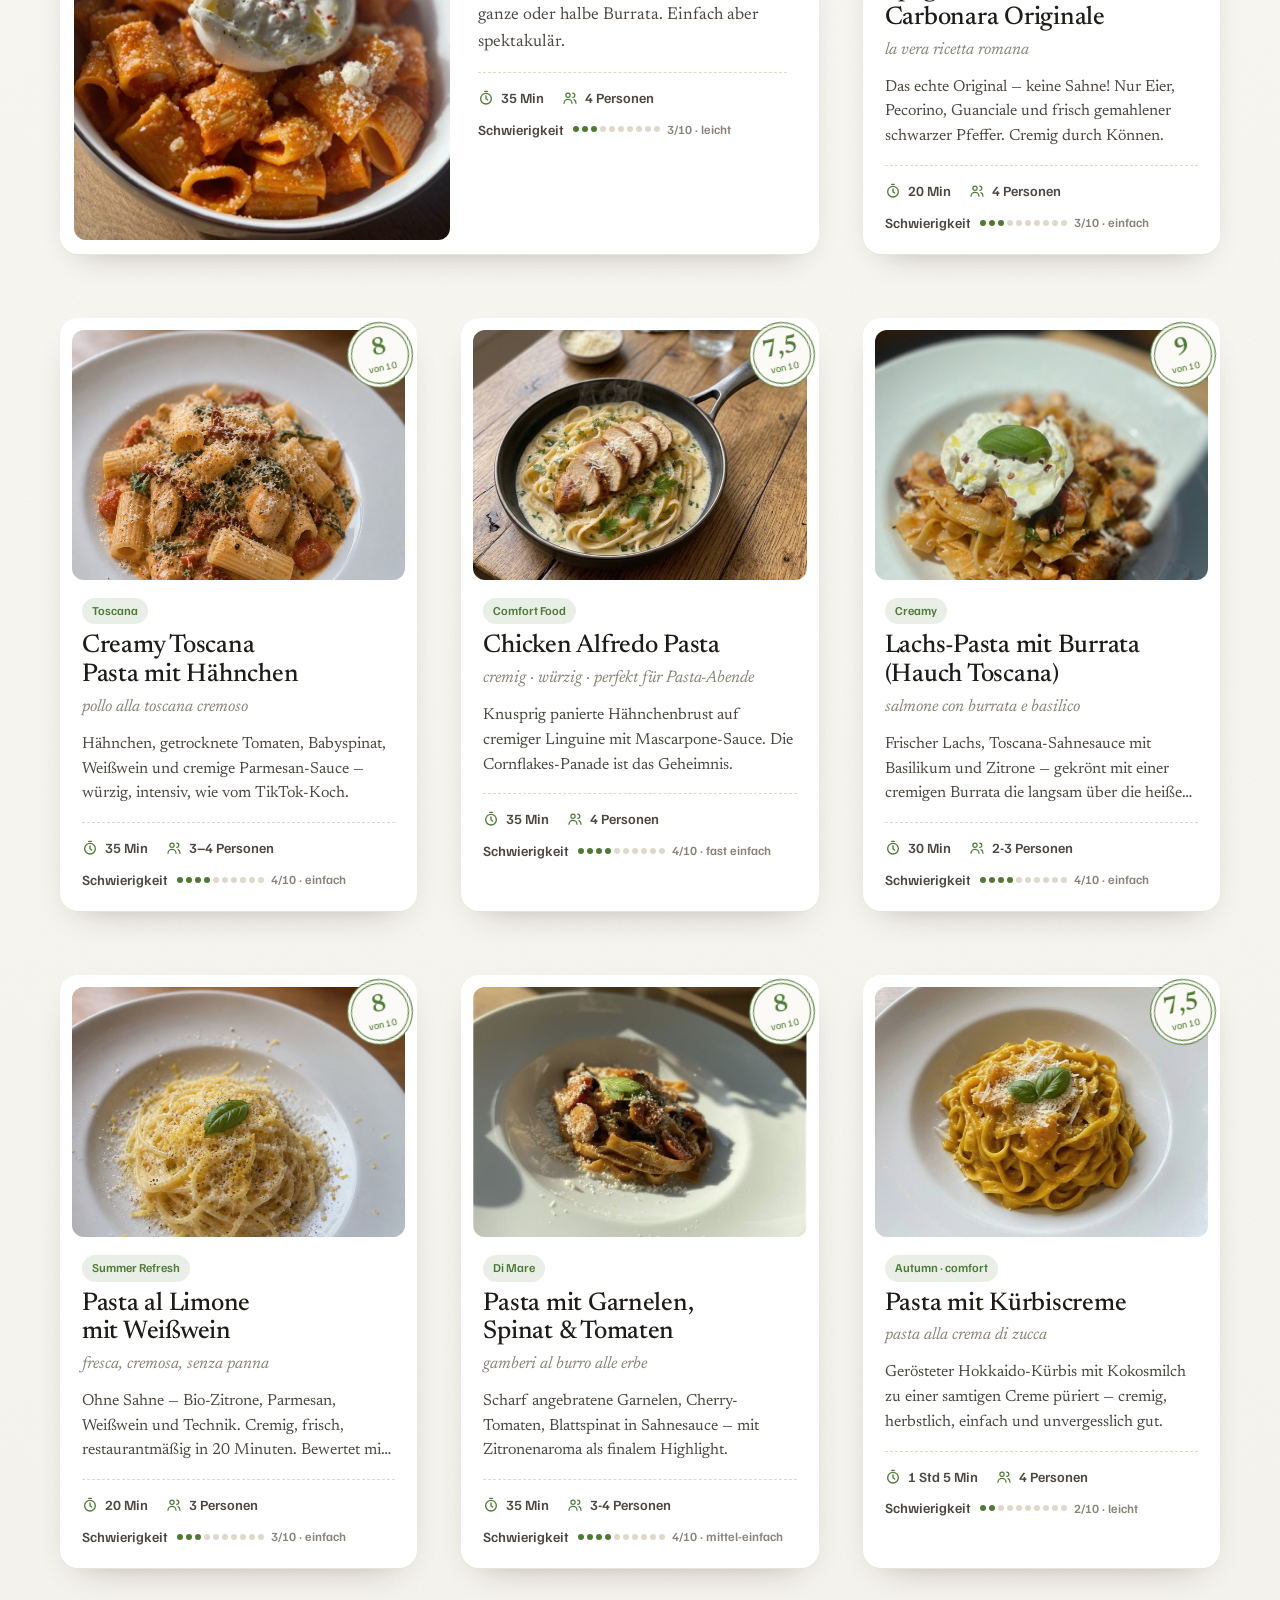
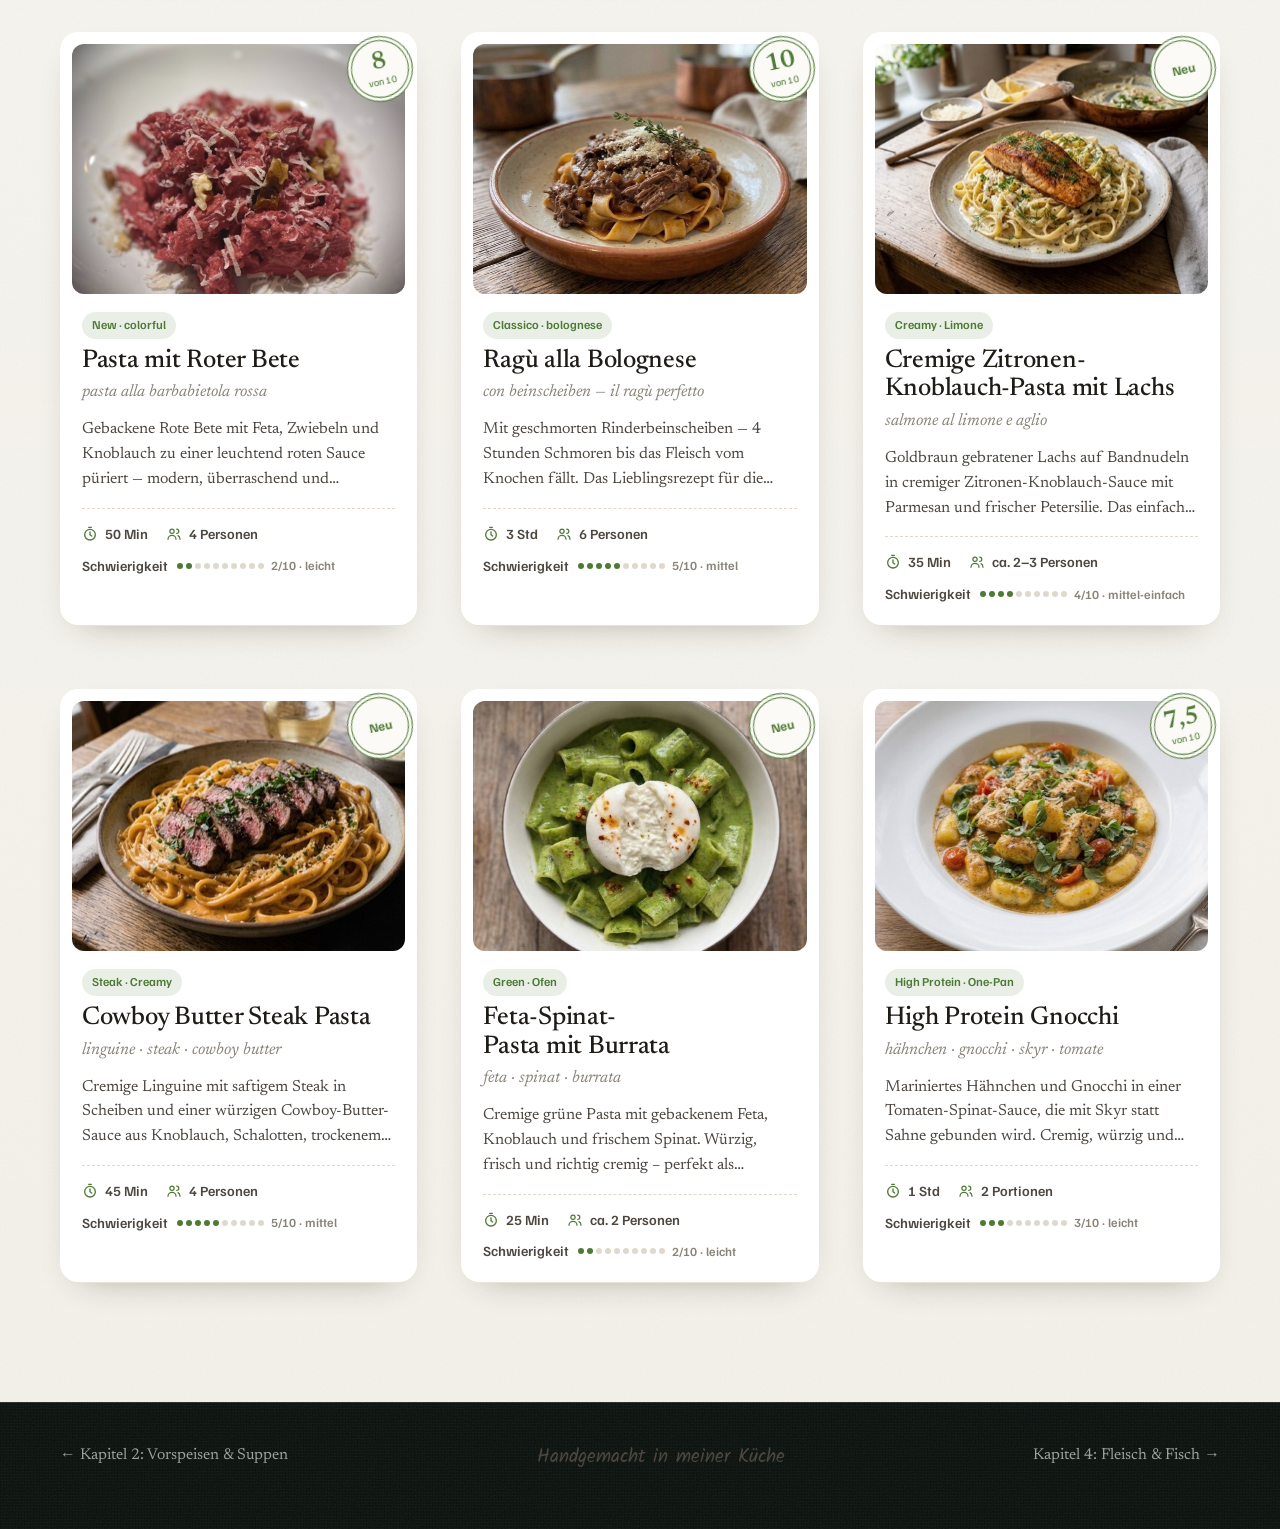
<file: pasta.html>
<!DOCTYPE html>
<html lang="de">
<head>
<meta charset="UTF-8">
<meta name="viewport" content="width=device-width, initial-scale=1.0, viewport-fit=cover">
<meta name="theme-color" content="#0a0d0b">
<title>Pasta · Rezepte vom Besten</title>
<link rel="preconnect" href="https://fonts.googleapis.com">
<link rel="preconnect" href="https://fonts.gstatic.com" crossorigin>
<link href="https://fonts.googleapis.com/css2?family=Newsreader:ital,opsz,wght@0,6..72,200..800;1,6..72,200..800&family=Familjen+Grotesk:wght@400..700&family=Kalam:wght@300;400&display=swap" rel="stylesheet">
<link rel="stylesheet" href="assets/book.css?v=5edb16ca">
</head>
<body data-page="pasta">
<noscript><p style="padding:40px;font-family:Georgia,serif">Für das Kochbuch muss JavaScript eingeschaltet sein.</p></noscript>
<script src="assets/recipes.js?v=4ba6cb10"></script>
<script src="assets/book.js?v=c3e6f77a"></script>
</body>
</html>
</file>
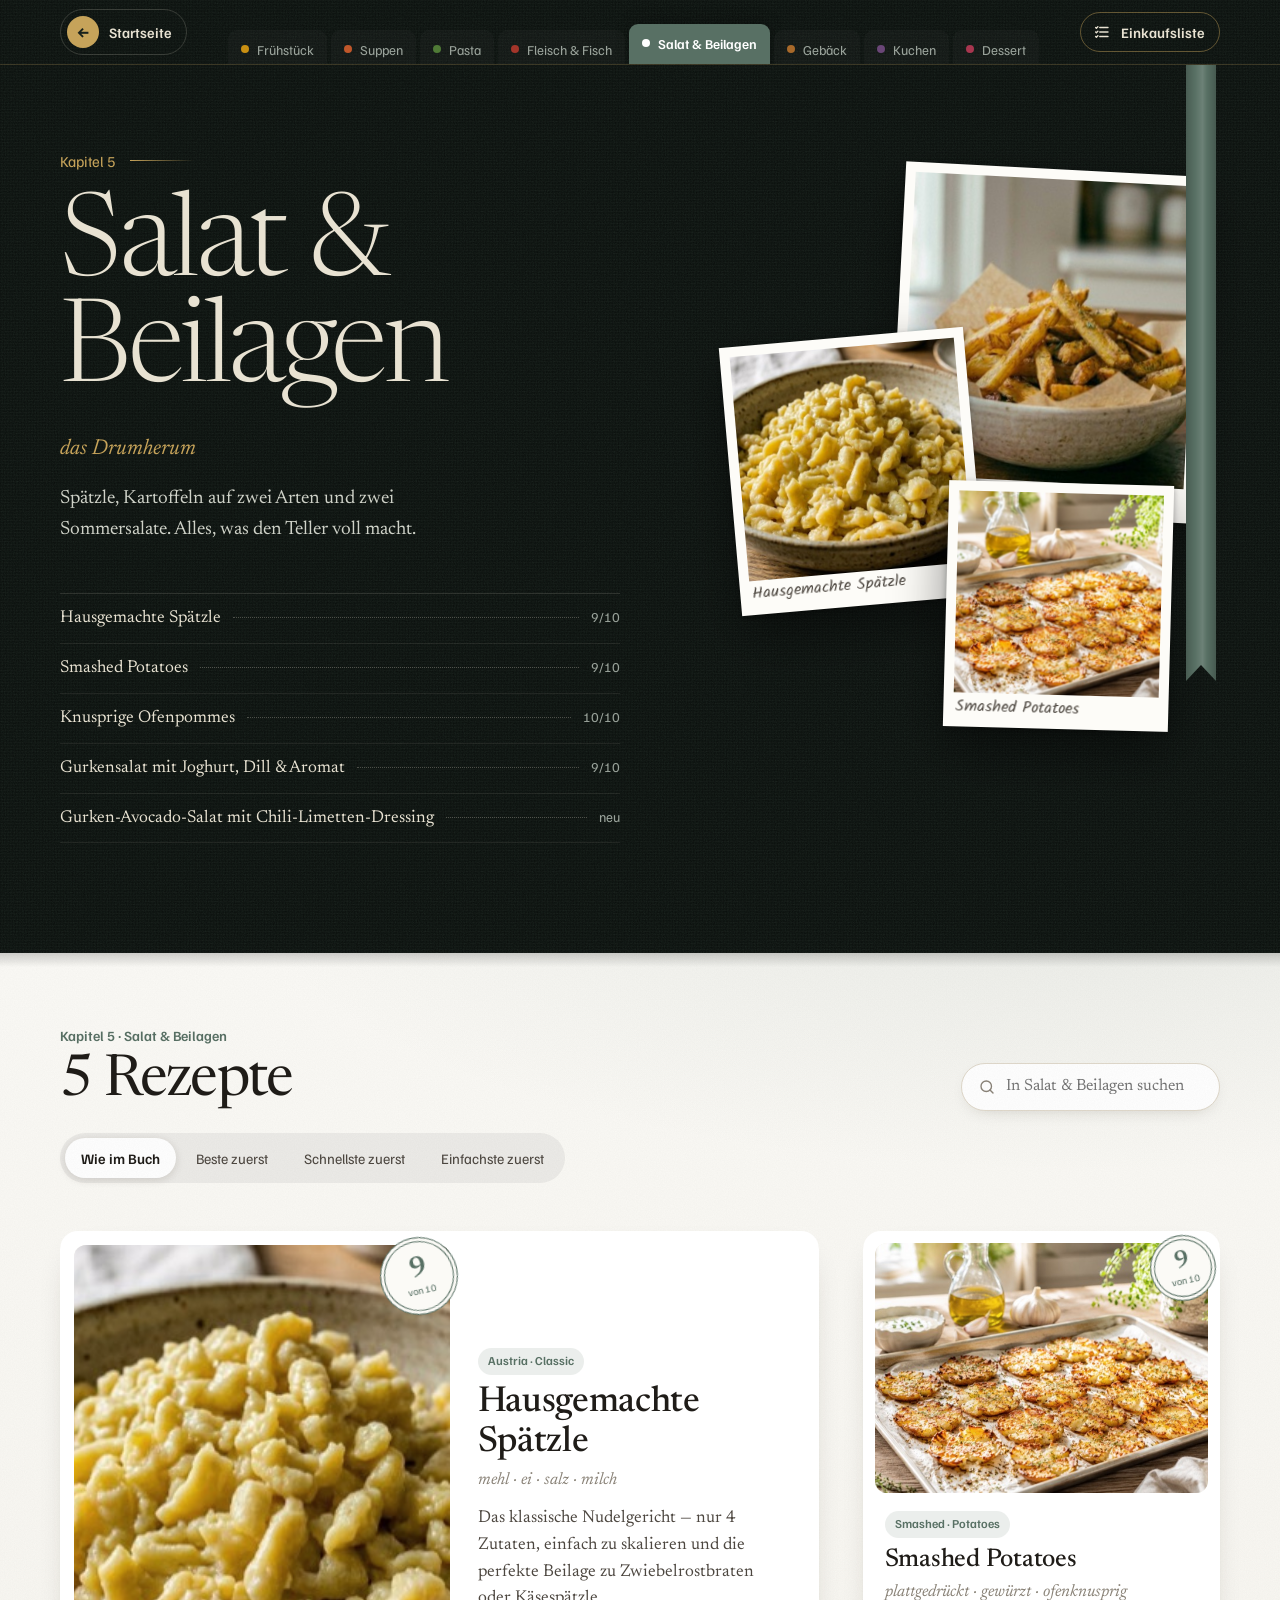
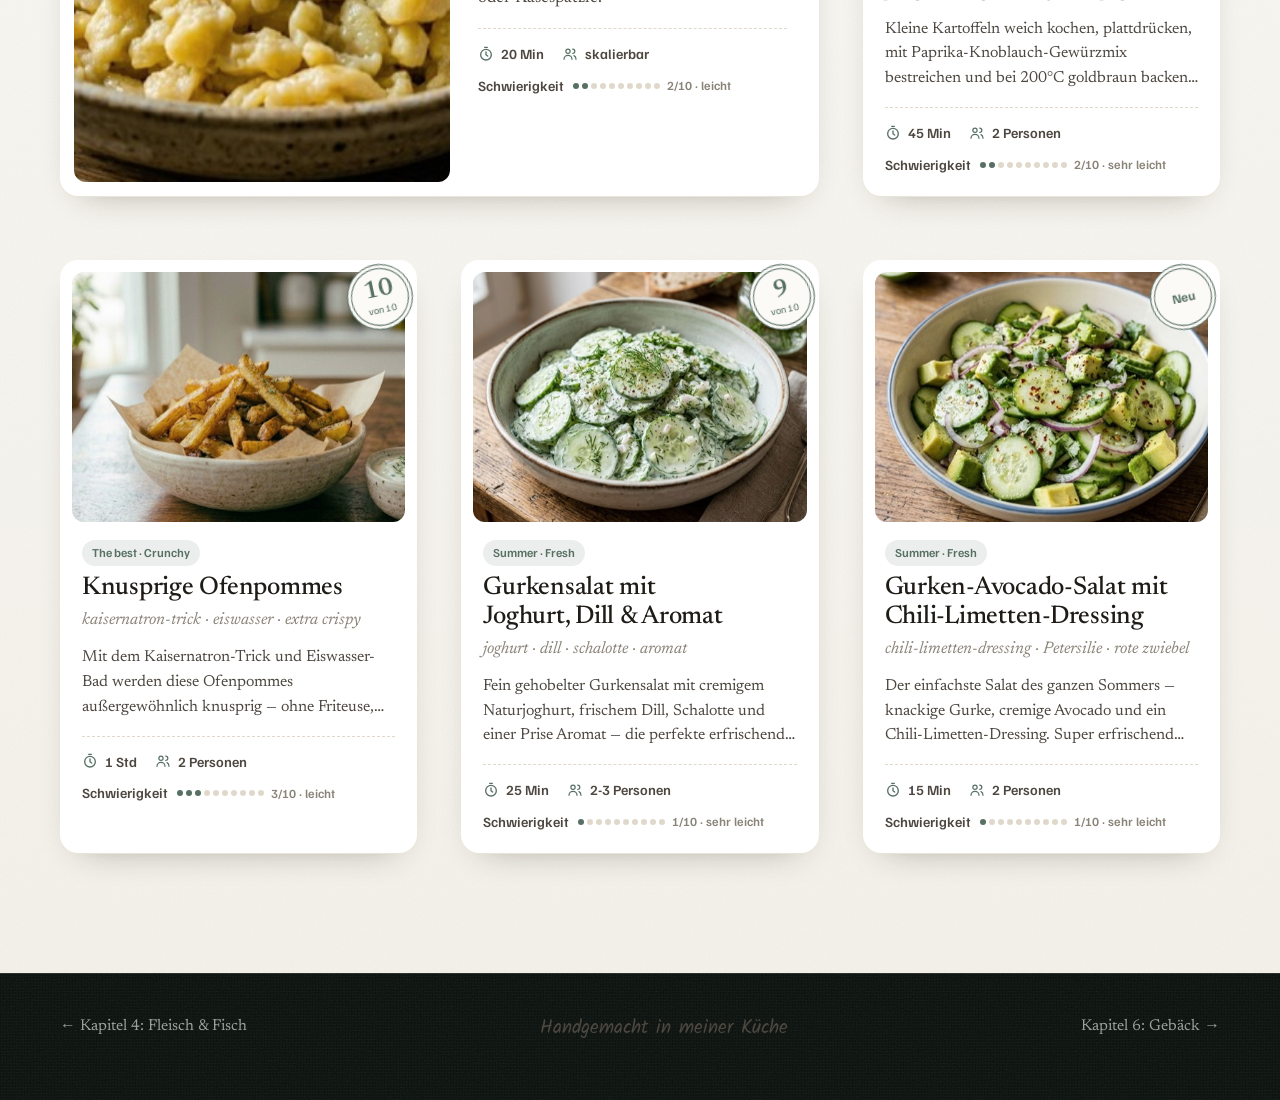
<file: sonstiges.html>
<!DOCTYPE html>
<html lang="de">
<head>
<meta charset="UTF-8">
<meta name="viewport" content="width=device-width, initial-scale=1.0, viewport-fit=cover">
<meta name="theme-color" content="#0a0d0b">
<title>Salat &amp; Beilagen · Rezepte vom Besten</title>
<link rel="preconnect" href="https://fonts.googleapis.com">
<link rel="preconnect" href="https://fonts.gstatic.com" crossorigin>
<link href="https://fonts.googleapis.com/css2?family=Newsreader:ital,opsz,wght@0,6..72,200..800;1,6..72,200..800&family=Familjen+Grotesk:wght@400..700&family=Kalam:wght@300;400&display=swap" rel="stylesheet">
<link rel="stylesheet" href="assets/book.css?v=5edb16ca">
</head>
<body data-page="beilagen">
<noscript><p style="padding:40px;font-family:Georgia,serif">Für das Kochbuch muss JavaScript eingeschaltet sein.</p></noscript>
<script src="assets/recipes.js?v=4ba6cb10"></script>
<script src="assets/book.js?v=c3e6f77a"></script>
</body>
</html>
</file>
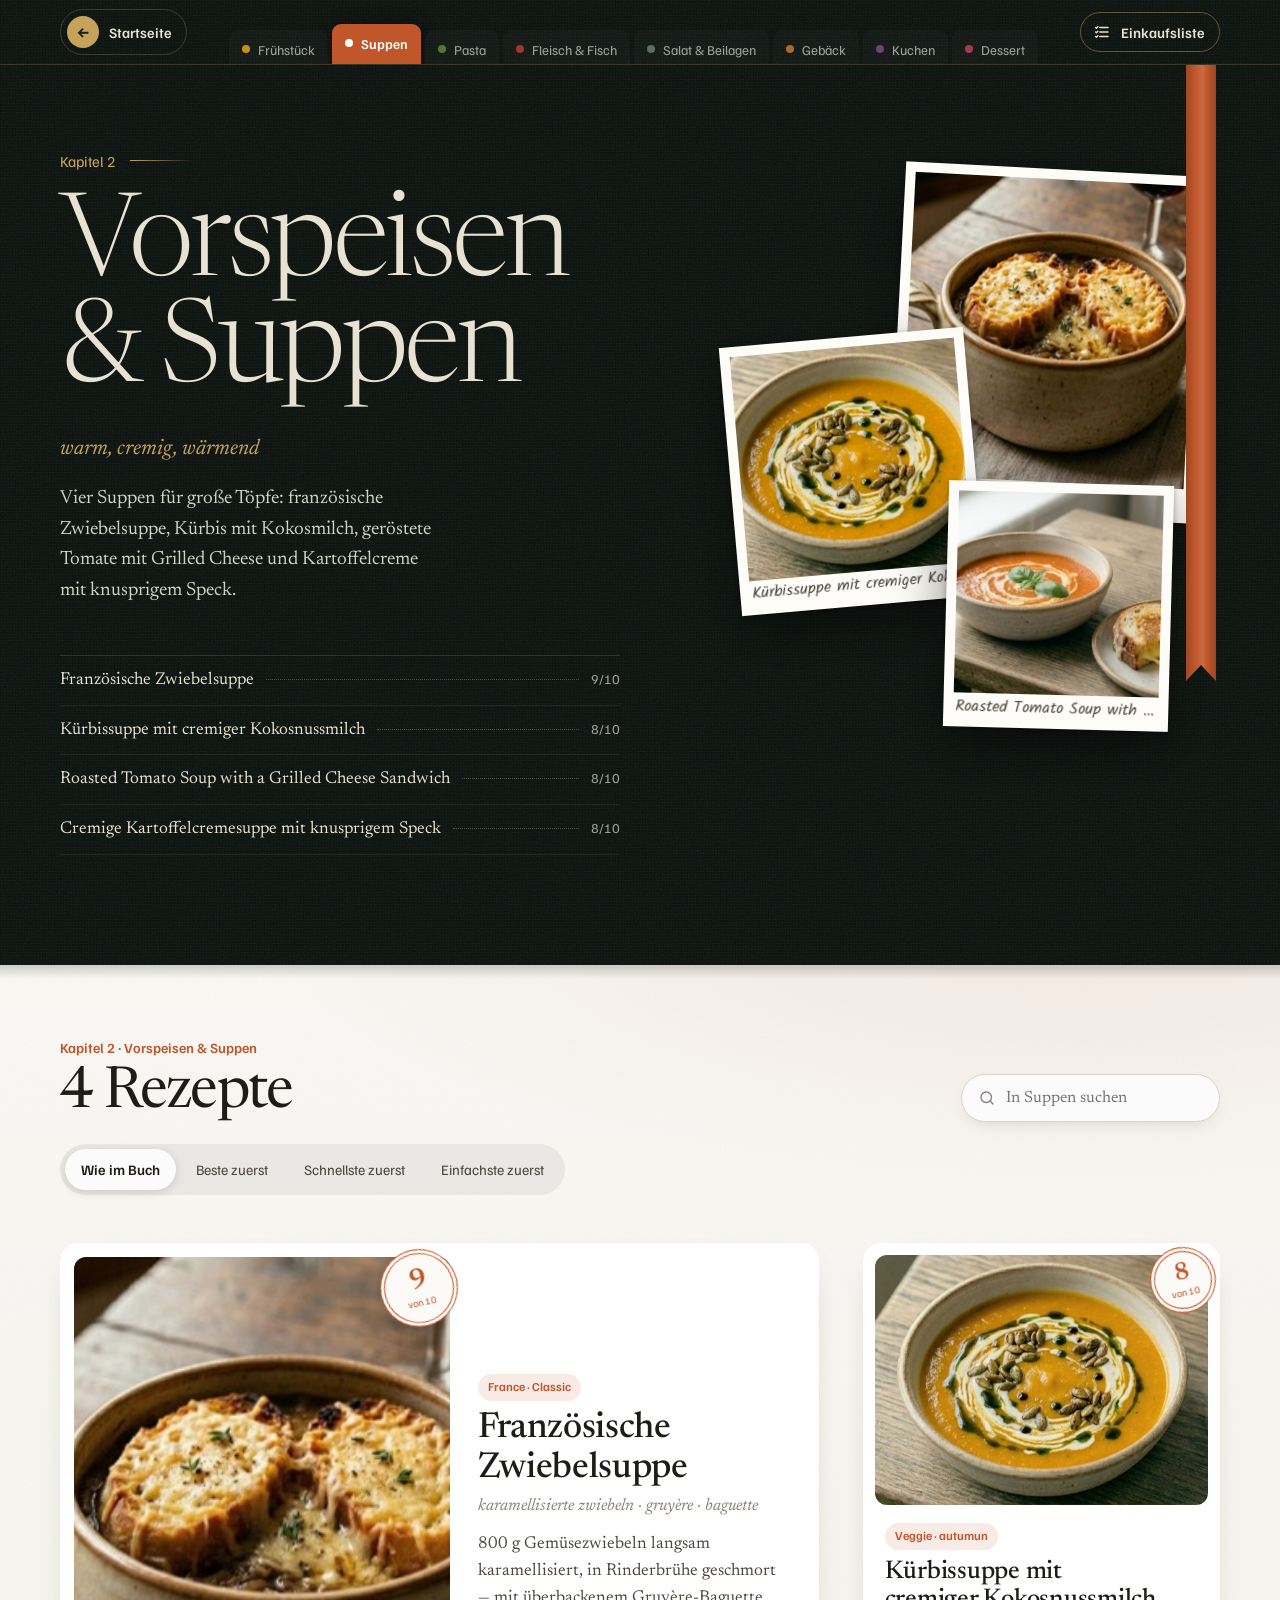
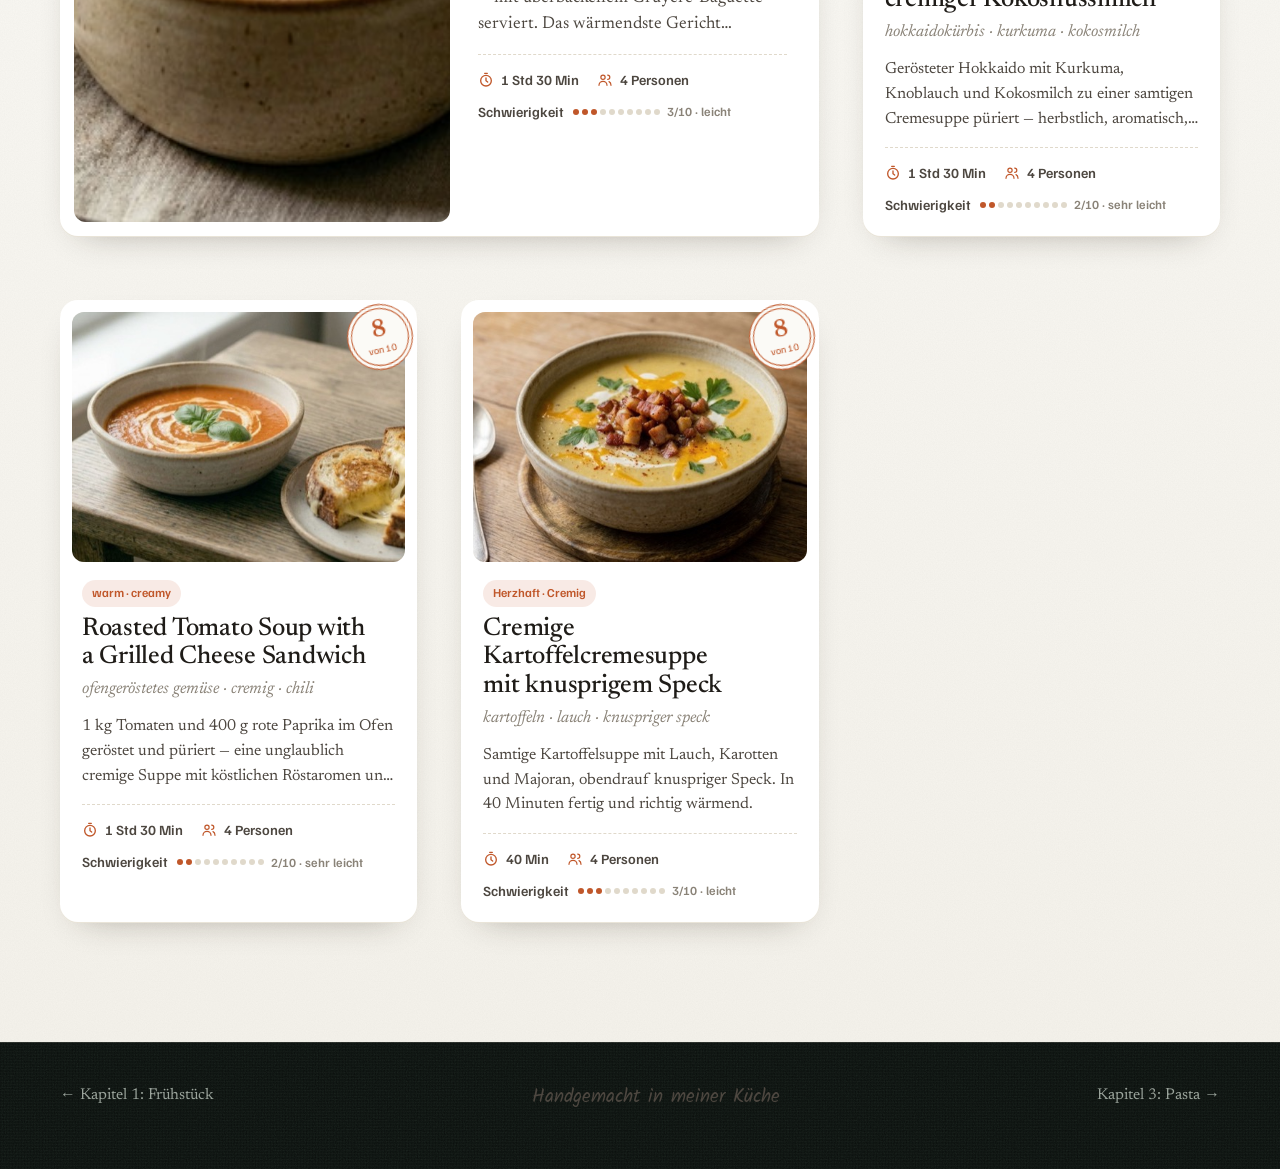
<file: suppen.html>
<!DOCTYPE html>
<html lang="de">
<head>
<meta charset="UTF-8">
<meta name="viewport" content="width=device-width, initial-scale=1.0, viewport-fit=cover">
<meta name="theme-color" content="#0a0d0b">
<title>Vorspeisen &amp; Suppen · Rezepte vom Besten</title>
<link rel="preconnect" href="https://fonts.googleapis.com">
<link rel="preconnect" href="https://fonts.gstatic.com" crossorigin>
<link href="https://fonts.googleapis.com/css2?family=Newsreader:ital,opsz,wght@0,6..72,200..800;1,6..72,200..800&family=Familjen+Grotesk:wght@400..700&family=Kalam:wght@300;400&display=swap" rel="stylesheet">
<link rel="stylesheet" href="assets/book.css?v=5edb16ca">
</head>
<body data-page="suppen">
<noscript><p style="padding:40px;font-family:Georgia,serif">Für das Kochbuch muss JavaScript eingeschaltet sein.</p></noscript>
<script src="assets/recipes.js?v=4ba6cb10"></script>
<script src="assets/book.js?v=c3e6f77a"></script>
</body>
</html>
</file>
<file: assets/book.css>
/* ═══════════════════════════════════════════════════════════
   Rezepte vom Besten — ein Kochbuch
   Einband (dunkel, Leinen, Goldprägung) + Papierseiten (hell)
   ═══════════════════════════════════════════════════════════ */
:root{
  --paper:#fbfaf6;--paper-2:#f3f0e8;--paper-edge:#e9e4d8;
  --ink:#1f1c18;--ink-2:#4d4740;--pencil:#8a8378;--rule:#e0d9cb;
  --cover:#17201b;--cover-2:#1f2a24;--cover-3:#2a3730;--cover-ink:#e8e2d2;--cover-mute:#9aa39b;
  --foil:#c6a35a;--foil-hi:#f4e0a6;--foil-lo:#86682c;
  --ch:#4f7a36;
  --serif:'Newsreader',Georgia,'Times New Roman',serif;
  --sans:'Familjen Grotesk',system-ui,-apple-system,sans-serif;
  --hand:'Kalam',cursive;
  --ease:cubic-bezier(.2,.75,.2,1);
  --noise:url("data:image/svg+xml,%3Csvg xmlns='http://www.w3.org/2000/svg' width='220' height='220'%3E%3Cfilter id='n'%3E%3CfeTurbulence type='fractalNoise' baseFrequency='.9' numOctaves='3' stitchTiles='stitch'/%3E%3CfeColorMatrix values='0 0 0 0 0 0 0 0 0 0 0 0 0 0 0 0 0 0 .55 0'/%3E%3C/filter%3E%3Crect width='220' height='220' filter='url(%23n)'/%3E%3C/svg%3E");
}
*,*::before,*::after{margin:0;padding:0;box-sizing:border-box}
html{-webkit-text-size-adjust:100%}
body{font-family:var(--serif);font-optical-sizing:auto;background:var(--paper);color:var(--ink);font-size:18px;line-height:1.55;-webkit-font-smoothing:antialiased;overflow-x:hidden}
img{display:block;max-width:100%}
a{color:inherit;text-decoration:none}
button{font:inherit;color:inherit;background:none;border:0;cursor:pointer}
:focus-visible{outline:2px solid var(--ch);outline-offset:3px;border-radius:4px}
.dark :focus-visible,.bar :focus-visible{outline-color:var(--foil)}
.sr{position:absolute;width:1px;height:1px;overflow:hidden;clip:rect(0 0 0 0);white-space:nowrap}
.wrap{max-width:1240px;margin:0 auto;padding:0 40px}
.num{font-variant-numeric:oldstyle-nums proportional-nums}
.tab{font-variant-numeric:tabular-nums lining-nums}

/* textures */
.linen{background-color:var(--cover);
  background-image:var(--noise),
    repeating-linear-gradient(0deg,rgba(255,255,255,.022) 0 1px,transparent 1px 3px),
    repeating-linear-gradient(90deg,rgba(0,0,0,.12) 0 1px,transparent 1px 3px);
  background-blend-mode:overlay,normal,normal;color:var(--cover-ink)}
.grain{position:relative;background-color:var(--paper)}
.grain::before{content:'';position:absolute;inset:0;background-image:var(--noise);opacity:.05;pointer-events:none;mix-blend-mode:multiply}

/* gold foil */
.foil{background:linear-gradient(105deg,var(--foil-lo) 0%,var(--foil) 30%,var(--foil-hi) calc(var(--fx,50%) - 4%),#fff7dc var(--fx,50%),var(--foil-hi) calc(var(--fx,50%) + 4%),var(--foil) 70%,var(--foil-lo) 100%);
  -webkit-background-clip:text;background-clip:text;color:transparent;
  filter:drop-shadow(0 1px 0 rgba(0,0,0,.55)) drop-shadow(0 -1px 0 rgba(255,240,200,.08))}

/* ── Leiste oben ── */
.bar{position:sticky;top:0;z-index:40;color:var(--cover-ink);border-bottom:1px solid rgba(198,163,90,.22)}
.bar .wrap{display:flex;align-items:center;gap:28px;height:60px}
.brand{font-style:italic;font-size:1.15rem;font-weight:400;white-space:nowrap;letter-spacing:.005em}
.brand b{font-style:normal;font-weight:600}
.list-btn{display:inline-flex;align-items:center;gap:10px;font-family:var(--sans);font-size:.9rem;font-weight:600;padding:8px 14px 8px 12px;border:1px solid rgba(198,163,90,.45);border-radius:999px;color:var(--cover-ink);white-space:nowrap;transition:background .2s,border-color .2s}
.list-btn:hover{background:rgba(198,163,90,.12);border-color:var(--foil)}
.list-btn svg{width:18px;height:18px}
.list-btn .count{min-width:22px;height:22px;border-radius:11px;background:var(--foil);color:var(--cover);font-size:.78rem;display:grid;place-items:center;padding:0 6px}
.list-btn .count:empty{display:none}
.list-btn.bump{animation:bump .5s var(--ease)}
@keyframes bump{40%{transform:scale(1.12)}}

/* ── Kapitel-Aufschlag ── */
.opener{position:relative;overflow:hidden;padding:84px 0 110px}
.opener .wrap{display:grid;grid-template-columns:1.1fr .9fr;gap:72px;align-items:start}
.kap{font-family:var(--sans);font-size:.95rem;color:var(--foil);display:flex;align-items:center;gap:14px}
.kap::after{content:'';height:1px;width:64px;background:linear-gradient(90deg,var(--foil),transparent)}
.opener h1{font-weight:300;font-size:clamp(3.8rem,9vw,8.4rem);line-height:.92;letter-spacing:-.03em;margin:22px 0 26px;text-wrap:balance}
.epigraph{font-style:italic;font-size:1.35rem;color:var(--foil);margin-bottom:18px}
.intro{font-size:1.2rem;line-height:1.6;color:#cfd2c8;max-width:34ch}
.minitoc{margin-top:48px;max-width:560px;border-top:1px solid rgba(232,226,210,.14)}
.minitoc a{display:flex;align-items:baseline;gap:12px;padding:11px 0;border-bottom:1px solid rgba(232,226,210,.08);font-size:1.08rem;transition:color .2s,padding .3s var(--ease)}
.minitoc a:hover{color:#fff;padding-left:8px}
.minitoc .lead{flex:1;border-bottom:1px dotted rgba(232,226,210,.28);transform:translateY(-4px);min-width:20px}
.minitoc .r{font-family:var(--sans);font-size:.85rem;color:var(--cover-mute)}
.tipped{position:relative;height:560px;margin-top:20px}
.tipped figure{position:absolute;background:#fdfcf8;padding:10px 10px 34px;box-shadow:0 22px 50px rgba(0,0,0,.45),0 2px 6px rgba(0,0,0,.3);transition:transform .8s var(--ease)}
.tipped img{width:100%;height:100%;object-fit:cover}
.tipped figcaption{position:absolute;left:12px;right:12px;bottom:8px;font-family:var(--hand);font-size:1rem;color:var(--ink-2);white-space:nowrap;overflow:hidden;text-overflow:ellipsis}
.tipped figure:nth-child(1){width:62%;height:62%;right:4%;top:0;transform:rotate(3deg) translate(var(--mx1,0),var(--my1,0))}
.tipped figure:nth-child(2){width:50%;height:48%;left:0;top:30%;transform:rotate(-5deg) translate(var(--mx2,0),var(--my2,0));z-index:2}
.tipped figure:nth-child(3){width:46%;height:44%;right:10%;bottom:0;transform:rotate(1.5deg) translate(var(--mx3,0),var(--my3,0));z-index:3}
.ribbon{position:absolute;top:-4px;right:5%;width:30px;height:min(78%,620px);z-index:5;background:linear-gradient(90deg,rgba(0,0,0,.18),transparent 30%,rgba(255,255,255,.12) 55%,transparent 70%,rgba(0,0,0,.2)),var(--ch);
  clip-path:polygon(0 0,100% 0,100% 100%,50% calc(100% - 16px),0 100%);transform-origin:top center;box-shadow:0 0 0 1px rgba(0,0,0,.1)}
@media (prefers-reduced-motion:no-preference){.ribbon{animation:sway 2.4s var(--ease) .3s both}}
@keyframes sway{0%{transform:translateY(-100%)}55%{transform:translateY(0) rotate(1.4deg)}75%{transform:rotate(-.7deg)}100%{transform:none}}

/* ── Papierseite mit Rezepten ── */
.pages{padding:72px 0 120px;position:relative}
.toolbar{display:flex;align-items:baseline;justify-content:space-between;gap:24px;flex-wrap:wrap;border-bottom:1px solid var(--rule);padding-bottom:14px;margin-bottom:52px}
.toolbar h2{font-weight:400;font-size:clamp(2rem,4vw,2.8rem);letter-spacing:-.02em}
.sort{display:flex;align-items:baseline;gap:6px 20px;flex-wrap:wrap;font-family:var(--sans);font-size:.92rem;color:var(--pencil)}
.sort button{color:var(--ink-2);padding:4px 0;border-bottom:2px solid transparent;transition:color .2s,border-color .2s}
.sort button:hover{color:var(--ink)}
.sort button[aria-pressed="true"]{color:var(--ink);border-bottom-color:var(--ch);font-weight:600}
.grid{display:grid;grid-template-columns:repeat(3,1fr);gap:64px 44px}
.rc{position:relative;display:block;text-align:left}
.plate{position:relative;background:#fff;padding:8px;box-shadow:0 1px 0 var(--paper-edge),0 10px 26px -12px rgba(40,30,15,.28);transition:transform .5s var(--ease),box-shadow .5s var(--ease)}
.plate .ph{aspect-ratio:4/3;overflow:hidden;background:var(--paper-2)}
.plate img{width:100%;height:100%;object-fit:cover;filter:saturate(.92);transition:transform 1.1s var(--ease),filter .5s}
.noimg{width:100%;height:100%;display:grid;place-items:center;font-style:italic;color:var(--pencil);font-size:1.05rem;background:repeating-linear-gradient(135deg,var(--paper-2) 0 10px,var(--paper) 10px 20px)}
.rc:hover .plate,.rc:focus-visible .plate{transform:translateY(-6px) rotate(-.6deg);box-shadow:0 1px 0 var(--paper-edge),0 26px 44px -16px rgba(40,30,15,.36)}
.rc:hover img{transform:scale(1.045);filter:saturate(1.05)}
.stamp{position:absolute;right:-14px;top:-14px;z-index:2;width:66px;height:66px;border-radius:50%;display:grid;place-items:center;align-content:center;background:var(--paper);color:var(--ch);border:1.5px solid currentColor;box-shadow:inset 0 0 0 3px var(--paper),inset 0 0 0 4px currentColor;transform:rotate(-12deg);font-family:var(--sans);line-height:1}
.stamp b{font-family:var(--serif);font-size:1.55rem;font-weight:600}
.stamp small{font-size:.62rem;margin-top:2px}
.stamp.new{font-size:.8rem;font-weight:700}
.rc-label{display:block;font-family:var(--sans);font-size:.8rem;color:var(--ch);margin:22px 0 6px;font-weight:600}
.rc h3{font-weight:500;font-size:1.6rem;line-height:1.12;letter-spacing:-.01em;text-wrap:balance}
.rc h3 span{background:linear-gradient(var(--ch),var(--ch)) 0 100%/0 1.5px no-repeat;transition:background-size .5s var(--ease)}
.rc:hover h3 span{background-size:100% 1.5px}
.rc .script{display:block;font-style:italic;color:var(--pencil);font-size:1.05rem;margin-top:4px}
.rc p{font-size:1rem;color:var(--ink-2);margin-top:12px;display:-webkit-box;-webkit-line-clamp:3;-webkit-box-orient:vertical;overflow:hidden}
.facts{display:grid;grid-template-columns:repeat(3,auto);justify-content:start;gap:0 28px;margin-top:16px;padding-top:12px;border-top:1px solid var(--rule)}
.facts dt{font-family:var(--sans);font-size:.74rem;color:var(--pencil)}
.facts dd{font-family:var(--sans);font-size:.95rem;font-weight:600;color:var(--ink)}
.grid .rc{animation:none}
@media (prefers-reduced-motion:no-preference){.grid.sorted .rc{animation:shuffle .55s var(--ease) both;animation-delay:calc(var(--i)*35ms)}}
@keyframes shuffle{from{opacity:0;transform:translateY(16px)}}

footer.colophon{border-top:1px solid var(--rule);padding:40px 0 56px;color:var(--pencil);font-size:.98rem}
footer.colophon .wrap{display:flex;justify-content:space-between;gap:16px;flex-wrap:wrap}
footer.colophon em{font-family:var(--hand);font-style:normal;font-size:1.2rem;color:var(--ink-2)}
.dark footer.colophon,footer.colophon.dark{border-color:rgba(232,226,210,.12);color:var(--cover-mute)}

/* ═══ Rezept-Seite (Overlay) ═══ */
.sheet-wrap{position:fixed;inset:0;z-index:60;overflow-y:auto;overscroll-behavior:contain;background:rgba(14,19,16,.72);backdrop-filter:blur(6px);-webkit-backdrop-filter:blur(6px);opacity:0;visibility:hidden;transition:opacity .35s,visibility 0s .35s;perspective:2200px}
.sheet-wrap.open{opacity:1;visibility:visible;transition:opacity .35s}
.sheet{position:relative;max-width:1180px;margin:40px auto 80px;min-height:60vh;background:var(--paper);box-shadow:0 40px 120px rgba(0,0,0,.55);transform-origin:left center;min-height:60vh}
.sheet::after{content:'';position:absolute;inset:0 auto 0 0;width:42px;pointer-events:none;background:linear-gradient(90deg,rgba(60,45,20,.13),transparent)}
@media (prefers-reduced-motion:no-preference){
  .sheet-wrap.open .sheet{animation:turn .75s var(--ease) both}
  .sheet-wrap.open .sheet .shade{animation:shade .75s var(--ease) both}
}
@keyframes turn{from{transform:rotateY(-62deg) translateX(30px);opacity:.3}to{transform:none;opacity:1}}
.shade{position:absolute;inset:0;pointer-events:none;z-index:5;background:linear-gradient(90deg,rgba(0,0,0,.35),rgba(0,0,0,0));opacity:0}
@keyframes shade{from{opacity:1}to{opacity:0}}
.sheet-close{position:sticky;top:16px;float:right;margin:16px 16px 0 0;z-index:6;width:46px;height:46px;border-radius:50%;background:var(--paper);border:1px solid var(--rule);display:grid;place-items:center;font-size:1.3rem;box-shadow:0 4px 14px rgba(0,0,0,.1);transition:transform .2s}
.sheet-close:hover{transform:rotate(90deg)}
.s-head{padding:64px 72px 36px}
.s-kap{font-family:var(--sans);font-size:.9rem;color:var(--ch);font-weight:600}
.s-head h2{font-weight:400;font-size:clamp(2.4rem,5.4vw,4.4rem);line-height:1;letter-spacing:-.025em;margin:14px 0 10px;max-width:16ch;text-wrap:balance}
.s-head .script{font-style:italic;font-size:1.35rem;color:var(--pencil)}
.s-row{display:flex;align-items:flex-end;justify-content:space-between;gap:28px;flex-wrap:wrap;margin-top:34px}
.s-facts{display:flex;gap:40px;flex-wrap:wrap}
.s-facts dt{font-family:var(--sans);font-size:.78rem;color:var(--pencil)}
.s-facts dd{font-size:1.25rem;font-weight:500}
.s-actions{display:flex;gap:10px;flex-wrap:wrap}
.btn{display:inline-flex;align-items:center;gap:10px;font-family:var(--sans);font-weight:600;font-size:.95rem;padding:13px 22px;border-radius:999px;border:1.5px solid var(--ink);transition:background .2s,color .2s,transform .15s}
.btn svg{width:18px;height:18px;flex-shrink:0}
.btn:active{transform:scale(.97)}
.btn.solid{background:var(--ink);color:var(--paper)}
.btn.solid:hover{background:var(--ch);border-color:var(--ch)}
.btn:not(.solid):hover{background:var(--ink);color:var(--paper)}
.s-photo{margin:0 72px;background:#fff;padding:10px;box-shadow:0 14px 40px -18px rgba(40,30,15,.35)}
.s-photo img{width:100%;aspect-ratio:21/9;object-fit:cover}
.s-body{display:grid;grid-template-columns:minmax(300px,380px) 1fr;gap:64px;padding:56px 72px 40px}
.s-body h3{font-weight:500;font-size:1.9rem;letter-spacing:-.015em;margin-bottom:4px}
.ings{position:sticky;top:24px;align-self:start}
.servings{display:flex;align-items:center;gap:12px;margin:12px 0 18px;font-family:var(--sans);font-size:.95rem;color:var(--ink-2)}
.stepper{display:inline-flex;align-items:center;border:1.5px solid var(--ink);border-radius:999px;overflow:hidden}
.stepper button{width:38px;height:36px;font-size:1.2rem;line-height:1;transition:background .2s}
.stepper button:hover{background:var(--paper-2)}
.stepper button:disabled{opacity:.3;cursor:default}
.stepper output{min-width:46px;text-align:center;font-weight:700;font-size:1.05rem}
.servings .reset-s{color:var(--pencil);text-decoration:underline;text-underline-offset:3px;font-size:.85rem}
.servings .reset-s[hidden]{display:none}
.ing-list{list-style:none}
.ing-group{font-family:var(--sans);font-size:.82rem;font-weight:700;color:var(--ch);padding:18px 0 4px}
.ing{display:grid;grid-template-columns:24px 1fr;gap:14px;align-items:start;padding:10px 0;border-bottom:1px solid var(--rule);cursor:pointer;user-select:none;-webkit-tap-highlight-color:transparent}
.box{width:20px;height:20px;margin-top:3px;border:1.5px solid var(--ink-2);border-radius:4px;position:relative;transition:border-color .2s,background .2s}
.box svg{position:absolute;inset:-4px -6px -2px -2px;width:28px;height:26px;stroke:var(--ch);stroke-width:2.6;fill:none;stroke-linecap:round;stroke-linejoin:round;stroke-dasharray:30;stroke-dashoffset:30;transition:stroke-dashoffset .35s var(--ease)}
.box svg{opacity:0}.ing.done .box svg{stroke-dashoffset:0;opacity:1}
.ing.done .box{border-color:var(--pencil)}
.ing-t{justify-self:start;position:relative;font-size:1.05rem;line-height:1.4;transition:color .3s}
.ing-a{font-family:var(--sans);font-weight:600;font-size:.95rem;margin-right:6px;font-variant-numeric:tabular-nums}
.ing-a.scaled{color:var(--ch)}
.ing-t::after{content:'';position:absolute;left:-3px;right:-3px;top:55%;height:2px;border-radius:2px;background:var(--pencil);transform:scaleX(0) rotate(-.8deg);transform-origin:left;transition:transform .4s var(--ease);opacity:.85}
.ing.done .ing-t{color:var(--pencil)}
.ing.done .ing-t::after{transform:scaleX(1) rotate(-.8deg)}
.progress{margin-top:18px;font-family:var(--sans);font-size:.85rem;color:var(--pencil);display:flex;justify-content:space-between}
.track{height:3px;background:var(--rule);border-radius:2px;margin-top:8px;overflow:hidden}
.track i{display:block;height:100%;background:var(--ch);width:0;transition:width .45s var(--ease)}
.ing-actions{display:flex;flex-direction:column;gap:10px;margin-top:22px}
.ing-actions .btn{justify-content:center}
.linkish{font-family:var(--sans);font-size:.88rem;color:var(--pencil);text-decoration:underline;text-underline-offset:3px;align-self:center}
.linkish:hover{color:var(--ink)}
.steps{list-style:none;counter-reset:s}
.step{display:grid;grid-template-columns:70px 1fr;gap:20px;padding:26px 0;border-bottom:1px solid var(--rule);cursor:pointer;-webkit-tap-highlight-color:transparent}
.step:first-child{padding-top:14px}
.step-n{position:relative;font-weight:300;font-size:3.4rem;line-height:.9;color:var(--ch);font-variant-numeric:oldstyle-nums;transition:opacity .3s}
.step-n svg{position:absolute;left:-4px;top:-6px;width:58px;height:52px;fill:none;stroke:var(--ink-2);stroke-width:2.4;stroke-linecap:round;stroke-dasharray:80;stroke-dashoffset:80;transition:stroke-dashoffset .5s var(--ease)}
.step.done .step-n{color:var(--rule)}
.step.done .step-n svg{stroke-dashoffset:0}
.step h4{font-weight:600;font-size:1.28rem;line-height:1.25;margin-bottom:6px}
.step p{font-size:1.1rem;line-height:1.68;color:var(--ink-2);max-width:66ch;transition:color .3s}
.step.done h4,.step.done p{color:var(--pencil)}
.timer-chip{display:inline-flex;align-items:center;gap:6px;font-family:var(--sans);font-size:.82rem;font-weight:600;color:var(--ch);border:1.5px solid currentColor;border-radius:999px;padding:2px 10px 2px 8px;margin:0 2px;vertical-align:1px;white-space:nowrap;transition:background .2s,color .2s}
.timer-chip svg{width:14px;height:14px}
.timer-chip:hover{background:var(--ch);color:#fff}
.timer-chip.running{background:var(--ch);color:#fff}
.hint{font-family:var(--sans);font-size:.85rem;color:var(--pencil);margin-top:10px}
.notes{padding:20px 72px 80px}
.notes h3{font-weight:500;font-size:1.9rem;margin-bottom:24px}
.slips{display:grid;grid-template-columns:repeat(auto-fill,minmax(260px,1fr));gap:28px}
.slip{position:relative;background:#fffbea;padding:26px 22px 20px;font-family:var(--hand);font-weight:300;font-size:1.18rem;line-height:1.45;color:#3c3a50;box-shadow:0 8px 20px -10px rgba(60,45,10,.3);background-image:repeating-linear-gradient(transparent 0 27px,rgba(80,110,160,.14) 27px 28px);background-position:0 18px}
.slip:nth-child(odd){transform:rotate(-1.1deg)}
.slip:nth-child(even){transform:rotate(.9deg)}
.slip::before{content:'';position:absolute;top:-10px;left:50%;width:84px;height:22px;transform:translateX(-50%) rotate(-2deg);background:rgba(225,215,185,.75);box-shadow:0 1px 2px rgba(0,0,0,.08)}

/* ═══ Timer ═══ */
.timers{position:fixed;left:20px;bottom:20px;z-index:90;display:flex;flex-direction:column-reverse;gap:10px;max-width:calc(100vw - 40px)}
.tm{display:grid;grid-template-columns:auto 1fr auto;align-items:center;gap:14px;min-width:270px;padding:12px 12px 12px 16px;border-radius:16px;color:var(--cover-ink);box-shadow:0 16px 40px rgba(0,0,0,.4);border:1px solid rgba(198,163,90,.3)}
@media (prefers-reduced-motion:no-preference){.tm{animation:pop .4s var(--ease) both}}
@keyframes pop{from{opacity:0;transform:translateY(14px) scale(.96)}}
.tm .clock{font-family:var(--sans);font-weight:700;font-size:1.55rem;font-variant-numeric:tabular-nums;letter-spacing:-.01em}
.tm .lbl{font-size:.92rem;line-height:1.25;color:var(--cover-mute);overflow:hidden;display:-webkit-box;-webkit-line-clamp:2;-webkit-box-orient:vertical}
.tm .ctl{display:flex;gap:4px}
.tm .ctl button{width:34px;height:34px;border-radius:50%;display:grid;place-items:center;color:var(--cover-ink);transition:background .2s}
.tm .ctl button:hover{background:rgba(232,226,210,.12)}
.tm .ctl svg{width:16px;height:16px}
.tm.paused .clock{opacity:.5}
.tm.ring{border-color:var(--foil);background-color:#3a2e14}
.tm.ring .clock{color:var(--foil-hi)}
@media (prefers-reduced-motion:no-preference){.tm.ring{animation:ring 1s ease-in-out infinite}}
@keyframes ring{50%{box-shadow:0 0 0 6px rgba(198,163,90,.35),0 16px 40px rgba(0,0,0,.4)}}

/* ═══ Einkaufsliste ═══ */
.drawer-bg{position:fixed;inset:0;z-index:70;background:rgba(14,19,16,.5);opacity:0;visibility:hidden;transition:opacity .3s,visibility 0s .3s}
.drawer-bg.open{opacity:1;visibility:visible;transition:opacity .3s}
.drawer{position:fixed;top:0;right:0;bottom:0;z-index:71;width:min(440px,100vw);display:flex;flex-direction:column;box-shadow:-30px 0 80px rgba(0,0,0,.3);transform:translateX(104%);transition:transform .45s var(--ease)}
.drawer.open{transform:none}
.drawer-h{display:flex;align-items:center;justify-content:space-between;padding:26px 28px 14px;border-bottom:1px solid var(--rule)}
.drawer-h h2{font-weight:400;font-size:2rem;letter-spacing:-.02em}
.drawer-b{flex:1;overflow-y:auto;padding:8px 28px 24px;position:relative}
.lg{padding:18px 0 6px}
.lg-h{display:flex;align-items:baseline;justify-content:space-between;gap:12px;margin-bottom:4px}
.lg-h a{font-weight:600;font-size:1.12rem;line-height:1.25}
.lg-h a:hover{text-decoration:underline;text-underline-offset:3px}
.lg-h small{display:block;font-family:var(--sans);font-size:.78rem;color:var(--pencil);font-weight:400}
.lg-h button{font-family:var(--sans);font-size:.8rem;color:var(--pencil);text-decoration:underline;text-underline-offset:3px;flex-shrink:0}
.drawer .ing{padding:8px 0}
.drawer-f{display:flex;gap:10px;flex-wrap:wrap;padding:16px 28px 24px;border-top:1px solid var(--rule)}
.drawer-f .btn{padding:10px 16px;font-size:.88rem}
.empty{padding:40px 0;color:var(--ink-2);font-size:1.1rem;max-width:30ch}
.empty em{display:block;font-family:var(--hand);font-style:normal;font-size:1.3rem;color:var(--pencil);margin-top:10px}
.x{width:42px;height:42px;border-radius:50%;display:grid;place-items:center;font-size:1.3rem;transition:background .2s,transform .2s}
.x:hover{background:var(--paper-2);transform:rotate(90deg)}

.toast{position:fixed;left:50%;bottom:24px;z-index:95;transform:translate(-50%,20px);opacity:0;visibility:hidden;display:flex;align-items:center;gap:16px;padding:12px 12px 12px 20px;border-radius:999px;font-family:var(--sans);font-size:.95rem;color:var(--cover-ink);box-shadow:0 16px 40px rgba(0,0,0,.35);transition:opacity .3s,transform .4s var(--ease),visibility 0s .4s}
.toast.show{opacity:1;visibility:visible;transform:translate(-50%,0);transition:opacity .3s,transform .4s var(--ease)}
.toast button{font-weight:700;color:var(--foil);padding:6px 12px;border-radius:999px}
.toast button:hover{background:rgba(198,163,90,.14)}

/* ═══ Startseite ═══ */
.register{padding:40px 0 110px}
.reg-top{display:flex;align-items:flex-end;justify-content:space-between;gap:30px;flex-wrap:wrap;margin-bottom:34px}
.reg-top .page-h{margin-bottom:0}
.find{position:relative;width:min(420px,100%)}
.find input{width:100%;font:inherit;font-size:1.25rem;font-style:italic;background:transparent;border:0;border-bottom:1.5px solid var(--ink);padding:10px 36px 10px 2px;color:var(--ink)}
.find input::placeholder{color:var(--pencil)}
.find input:focus{outline:none;border-bottom-color:var(--foil-lo)}
.find svg{position:absolute;right:4px;top:50%;width:20px;height:20px;transform:translateY(-50%);color:var(--pencil)}
.reg{columns:3 280px;column-gap:56px;border-top:1px solid var(--ink);padding-top:20px}
.reg section{break-inside:avoid;margin-bottom:22px}
.reg h3{font-weight:300;font-size:2.2rem;line-height:1;color:var(--foil-lo);margin-bottom:6px}
.reg a{display:flex;align-items:baseline;gap:8px;padding:5px 0;font-size:1.05rem;line-height:1.3}
.reg a .lead{flex:1;border-bottom:1px dotted var(--pencil);opacity:.5;transform:translateY(-4px);min-width:14px}
.reg a small{font-family:var(--sans);font-size:.78rem;color:var(--c);white-space:nowrap}
.reg a:hover .nm{text-decoration:underline;text-decoration-color:var(--c);text-underline-offset:3px}
.reg mark{background:rgba(198,163,90,.32);color:inherit;border-radius:2px}
.reg-empty{font-size:1.15rem;color:var(--ink-2);padding:20px 0}

.best{padding:90px 0 110px}
.best-h{display:flex;align-items:baseline;justify-content:space-between;gap:20px;flex-wrap:wrap;margin-bottom:48px}
.best-h h2{font-weight:300;font-size:clamp(2.6rem,6vw,4.4rem);letter-spacing:-.03em;line-height:1}
.best-h p{font-style:italic;color:var(--cover-mute);font-size:1.15rem}
.shelf{display:grid;grid-template-columns:repeat(auto-fill,minmax(200px,1fr));gap:40px 30px}
.shelf .rc{color:var(--cover-ink)}
.shelf .plate{background:#fdfcf8;box-shadow:0 18px 40px rgba(0,0,0,.45)}
.shelf .rc:nth-child(odd) .plate{transform:rotate(-1.2deg)}
.shelf .rc:nth-child(even) .plate{transform:rotate(1deg)}
.shelf .rc:hover .plate{transform:translateY(-6px) rotate(0)}
.shelf .ph{aspect-ratio:1}
.shelf h3{font-size:1.25rem;margin-top:18px;font-weight:400}
.shelf .rc-label{margin-top:0;margin-bottom:0;color:var(--foil)}
.shelf .stamp{background:var(--cover);color:var(--foil);box-shadow:inset 0 0 0 3px var(--cover),inset 0 0 0 4px currentColor;width:58px;height:58px}

/* ── responsive ── */
@media (max-width:1080px){
  .grid{grid-template-columns:repeat(2,1fr)}
  .opener .wrap{grid-template-columns:1fr;gap:40px}
  .tipped{height:420px;max-width:620px}
  .s-body{grid-template-columns:1fr;gap:40px}
  .ings{position:static}
}
@media (max-width:720px){
  body{font-size:17px}
  .wrap{padding:0 18px}
  .list-btn .lt{display:none}
  .opener{padding:56px 0 80px}
  .ribbon{right:18px;width:22px;height:120px}
  .stepper button{width:46px;height:44px}
  .timer-chip{padding:5px 12px 5px 10px;margin:2px}
  .sort button{padding:8px 0}
  .tipped{height:300px}
  .grid{grid-template-columns:1fr;gap:56px}
  .stamp{right:-6px}
  .pages{padding:52px 0 90px}
  .toolbar{margin-bottom:40px}
  .sheet{margin:0;min-height:100vh}
  .sheet-close{margin:12px 12px 0 0}
  .s-head{padding:40px 20px 26px}
  .s-photo{margin:0 12px;padding:6px}
  .s-photo img{aspect-ratio:4/3}
  .s-body{padding:40px 20px 30px}
  .notes{padding:10px 20px 60px}
  .step{grid-template-columns:46px 1fr;gap:12px}
  .step-n{font-size:2.6rem}
  .step-n svg{width:44px;height:40px}
  .timers{left:12px;right:12px;bottom:12px}
  .tm{min-width:0}
}
@media (prefers-reduced-motion:reduce){
  *,*::before,*::after{animation:none!important;transition-duration:.01ms!important}
}
@media print{
  .bar,.timers,.toast,.sheet-close,.s-actions,.ing-actions,.drawer,.drawer-bg{display:none!important}
  .sheet-wrap{position:static;background:none;opacity:1;visibility:visible}
  .sheet{box-shadow:none;margin:0}
}

/* ═══════════ Überarbeitung: Leiste, Start, Umblättern, Auswahl ═══════════ */

/* Leiste mit Zurück-Knopf und Daumenregister */
.bar{transition:background-color .4s,border-color .4s,box-shadow .4s}
.bar .wrap{gap:22px;height:64px}
.back{display:inline-flex;align-items:center;gap:10px;font-family:var(--sans);font-size:.9rem;font-weight:600;color:var(--cover-ink);padding:6px 14px 6px 6px;border-radius:999px;border:1px solid rgba(232,226,210,.18);transition:background .25s,border-color .25s}
.back-i{width:32px;height:32px;border-radius:50%;display:grid;place-items:center;background:var(--foil);color:var(--cover);font-size:1rem;transition:transform .3s var(--ease)}
.back:hover{background:rgba(198,163,90,.1);border-color:rgba(198,163,90,.5)}
.back:hover .back-i{transform:translateX(-3px)}
.tabs{display:flex;align-items:flex-end;gap:4px;margin:0 auto;align-self:stretch;overflow-x:auto;scrollbar-width:none}
.tabs::-webkit-scrollbar{display:none}
.tabs a{position:relative;display:flex;align-items:center;gap:8px;white-space:nowrap;font-family:var(--sans);font-size:.85rem;color:var(--cover-mute);padding:9px 13px 10px;border-radius:9px 9px 0 0;background:rgba(255,255,255,.025);transform:translateY(6px);transition:transform .3s var(--ease),background .25s,color .25s}
.tabs a i{width:8px;height:8px;border-radius:50%;background:var(--c);flex-shrink:0;transition:transform .3s var(--ease)}
.tabs a:hover{transform:translateY(0);color:var(--cover-ink);background:rgba(255,255,255,.06)}
.tabs a:hover i{transform:scale(1.3)}
.tabs a[aria-current]{transform:translateY(0);background:var(--c);color:#fff;font-weight:600;box-shadow:0 -4px 14px rgba(0,0,0,.2)}
.tabs a[aria-current] i{background:#fff}

/* Kapitelseite: Ankommen */
@media (prefers-reduced-motion:no-preference){
  .arrive .opener .kap{animation:rise .7s var(--ease) .15s both}
  .arrive .opener h1{animation:rise .9s var(--ease) .22s both}
  .arrive .opener .epigraph,.arrive .opener .intro{animation:rise .8s var(--ease) .34s both}
  .arrive .minitoc a{animation:rise .6s var(--ease) both;animation-delay:calc(.4s + var(--j,0) * 40ms)}
  .arrive .tipped figure{animation:drop 1s var(--ease) both}
  .arrive .tipped figure:nth-child(1){animation-delay:.35s}.arrive .tipped figure:nth-child(2){animation-delay:.5s}.arrive .tipped figure:nth-child(3){animation-delay:.65s}
}
@keyframes drop{from{opacity:0;translate:0 -60px;rotate:-8deg}}

/* Erscheinen beim Scrollen */
.rv{opacity:0;transform:translateY(26px);transition:opacity .7s var(--ease),transform .8s var(--ease);transition-delay:var(--d,0ms)}
.rv.in{opacity:1;transform:none}
.grid.sorted .rc.rv{transition-delay:0ms}

/* Umblättern zwischen den Seiten */
.turn{position:fixed;inset:0;z-index:200;display:grid;place-items:center;pointer-events:none;transform:translateX(102%);visibility:hidden;
  box-shadow:-40px 0 80px rgba(0,0,0,.45);transform-origin:left center}
.turn::before{content:'';position:absolute;inset:0 auto 0 0;width:60px;background:linear-gradient(90deg,rgba(0,0,0,.35),transparent)}
.turn-in{text-align:center;opacity:0;transition:opacity .25s}
.turn-k{display:block;font-family:var(--sans);font-size:1rem;color:var(--foil);margin-bottom:14px}
.turn-t{display:block;font-weight:300;font-size:clamp(3rem,9vw,7.5rem);letter-spacing:-.03em;line-height:.95}
.turn-rb{position:absolute;top:0;right:12%;width:30px;height:42%;background:var(--c);clip-path:polygon(0 0,100% 0,100% 100%,50% calc(100% - 14px),0 100%)}
.turn.enter{visibility:visible;animation:turnIn .52s cubic-bezier(.6,0,.3,1) forwards}
.turn.enter .turn-in{opacity:1;transition-delay:.22s}
.turn.cover-now{visibility:visible;transform:none}
.turn.cover-now .turn-in{opacity:1}
.turn.leave{visibility:visible;animation:turnOut .75s cubic-bezier(.55,0,.25,1) .12s both}
.turn.leave .turn-in{opacity:0;transition:opacity .2s}
@keyframes turnIn{from{transform:perspective(2000px) translateX(100%) rotateY(-28deg)}to{transform:none}}
@keyframes turnOut{from{transform:none}to{transform:perspective(2000px) translateX(-104%) rotateY(18deg)}}

/* Suche auf den Kapitelseiten */
.toolbar{align-items:center}
.find.small{width:min(320px,100%);margin-left:auto}
.find.small input{font-size:1.05rem;padding:8px 32px 8px 2px}
.elsewhere{margin-top:70px;padding-top:26px;border-top:1px solid var(--rule)}
.elsewhere h3{font-weight:400;font-size:1.7rem;margin-bottom:12px}
.elsewhere .reg{border-top:0;padding-top:0}

/* Auswahl vor der Einkaufsliste */
.picker-wrap{position:fixed;inset:0;z-index:75;background:rgba(14,19,16,.55);display:grid;place-items:center;padding:20px;opacity:0;visibility:hidden;transition:opacity .3s,visibility 0s .3s}
.picker-wrap.open{opacity:1;visibility:visible;transition:opacity .3s}
.picker{width:min(560px,100%);max-height:min(86vh,820px);display:flex;flex-direction:column;box-shadow:0 40px 100px rgba(0,0,0,.45);transform:translateY(30px) scale(.97);transition:transform .45s var(--ease)}
.picker-wrap.open .picker{transform:none}
.picker .drawer-h{align-items:flex-start;gap:16px}
.picker h2{font-weight:400;font-size:1.9rem;letter-spacing:-.02em;line-height:1.1}
.pk-sub{font-size:1rem;color:var(--ink-2);margin-top:8px;max-width:40ch}
.pk-tools{display:flex;gap:22px;padding:12px 28px 0}
.pk-list{flex:1;overflow-y:auto;padding:4px 28px 10px}
.pk-list .ing{grid-template-columns:24px 1fr auto}
.have{font-family:var(--hand);font-size:1.05rem;color:var(--ch);opacity:0;transform:translateX(-6px) rotate(-3deg);transition:opacity .25s,transform .3s var(--ease)}
.pk-list .ing.done .have{opacity:1;transform:rotate(-3deg)}
.picker .btn:disabled{opacity:.35;cursor:default}

@media (max-width:1080px){
  .tabs{order:3;flex-basis:calc(100% + 80px);margin:0 -40px;padding:0 40px;align-self:auto;mask-image:linear-gradient(90deg,#000 88%,transparent)}
  .bar .wrap{flex-wrap:wrap;height:auto;padding-top:10px;gap:10px 16px}
  .bar .list-btn{margin-left:auto}
  .tabs a{transform:none}
}
@media (max-width:720px){
  .bar .wrap{padding-top:8px;gap:8px 10px}
  .back{padding:4px;border:0}
  .back-t{display:none}
  .brand{font-size:1.05rem}
  .tabs{flex-basis:calc(100% + 36px);margin:0 -18px;padding:0 18px}
  .tabs a{padding:8px 11px 9px;font-size:.82rem}
  .find.small{margin-left:0;width:100%;order:2}
  .sheet-close{margin:12px 12px 0 0}
  .picker-wrap{padding:0;place-items:end stretch}
  .picker{width:100%;max-height:92vh;border-radius:18px 18px 0 0}
  .pk-tools{padding:10px 20px 0}
  .pk-list{padding:4px 20px 10px}
  .picker .drawer-h,.picker .drawer-f{padding-left:20px;padding-right:20px}
}
@media (prefers-reduced-motion:reduce){.rv{opacity:1;transform:none}.turn{display:none}}

/* ═══════════ Startseite (neu) ═══════════ */
.inav{position:fixed;top:0;left:0;right:0;z-index:40;color:var(--cover-ink);transition:background-color .35s,box-shadow .35s,backdrop-filter .35s}
.inav .wrap{display:flex;align-items:center;gap:36px;height:76px;transition:height .35s}
.inav.solid{background:rgba(23,32,27,.82);backdrop-filter:blur(16px) saturate(1.2);-webkit-backdrop-filter:blur(16px) saturate(1.2);box-shadow:0 1px 0 rgba(198,163,90,.2)}
.inav.solid .wrap{height:62px}
.wordmark{display:flex;align-items:center;gap:12px;font-size:1.2rem;white-space:nowrap}
.wordmark .seal{width:34px;height:34px;border-radius:50%;border:1px solid rgba(198,163,90,.6);display:grid;place-items:center;font-style:italic;font-size:1.05rem;color:var(--foil)}
.wordmark b{font-weight:600}
.wordmark i{color:var(--cover-mute)}
.ilinks{display:flex;gap:30px;margin-left:auto;font-family:var(--sans);font-size:.95rem}
.ilinks a{position:relative;color:var(--cover-mute);padding:6px 0;transition:color .2s}
.ilinks a::after{content:'';position:absolute;left:0;right:0;bottom:0;height:1.5px;background:var(--foil);transform:scaleX(0);transform-origin:left;transition:transform .35s var(--ease)}
.ilinks a:hover{color:var(--cover-ink)}
.ilinks a:hover::after{transform:none}
.inav .list-btn{margin-left:4px}

.hero{position:relative;overflow:hidden;min-height:min(100svh,1000px);display:flex;align-items:center;padding:110px 0 70px}
.hero::after{content:'';position:absolute;inset:auto 0 0 0;height:120px;background:linear-gradient(transparent,rgba(0,0,0,.25));pointer-events:none}
.hero .wrap{position:relative;z-index:2;display:grid;grid-template-columns:minmax(0,1.05fr) minmax(0,.95fr);gap:56px;align-items:center;width:100%}
.hero-l{max-width:640px}
.eyebrow{display:inline-flex;align-items:center;gap:10px;font-family:var(--sans);font-size:.9rem;color:var(--foil);border:1px solid rgba(198,163,90,.35);border-radius:999px;padding:7px 14px 7px 10px}
.eyebrow i{width:7px;height:7px;border-radius:50%;background:var(--foil);box-shadow:0 0 0 4px rgba(198,163,90,.18)}
.hero h1{font-weight:400;font-size:clamp(3.4rem,7.2vw,6.8rem);line-height:.94;letter-spacing:-.04em;margin:26px 0 24px}
.hero h1 .l{display:block;overflow:hidden;padding-bottom:.06em}
.hero h1 .l span{display:block}
.hero h1 em{font-style:italic;font-weight:300}
.lede{font-size:1.25rem;line-height:1.55;color:#c9ccc2;max-width:40ch}
.hsearch{position:relative;margin-top:36px;max-width:560px}
.hsearch label{display:flex;align-items:center;gap:14px;height:64px;padding:0 10px 0 22px;border-radius:999px;background:var(--paper);color:var(--ink);box-shadow:0 20px 50px rgba(0,0,0,.35),0 0 0 0 rgba(198,163,90,0);transition:box-shadow .3s}
.hsearch label:focus-within{box-shadow:0 20px 50px rgba(0,0,0,.35),0 0 0 4px rgba(198,163,90,.45)}
.hsearch svg{width:22px;height:22px;color:var(--pencil);flex-shrink:0}
.hsearch input{flex:1;min-width:0;border:0;background:transparent;font:inherit;font-size:1.15rem;color:var(--ink)}
.hsearch input:focus{outline:none}
.hsearch input::placeholder{color:var(--pencil)}
.hsearch kbd{font-family:var(--sans);font-size:.8rem;color:var(--pencil);border:1px solid var(--rule);border-radius:6px;padding:2px 8px;margin-right:8px}
.hres{position:absolute;left:0;right:0;top:74px;z-index:5;background:var(--paper);color:var(--ink);border-radius:20px;padding:8px;box-shadow:0 30px 70px rgba(0,0,0,.45);max-height:min(60vh,460px);overflow-y:auto}
.hres[hidden]{display:none}
.hres a{display:flex;align-items:center;gap:14px;padding:8px;border-radius:12px;transition:background .15s}
.hres a:hover,.hres a:focus-visible,.hres a.on{background:var(--paper-2);outline:none}
.hres img,.hres .ni{width:52px;height:52px;border-radius:10px;object-fit:cover;flex-shrink:0;background:var(--paper-2)}
.hres b{display:block;font-weight:500;font-size:1.05rem;line-height:1.25}
.hres small{font-family:var(--sans);font-size:.8rem;color:var(--pencil)}
.hres small i{display:inline-block;width:7px;height:7px;border-radius:50%;background:var(--c);margin-right:6px}
.hres p{padding:14px;color:var(--ink-2)}
.qchips{display:flex;flex-wrap:wrap;gap:8px;margin-top:22px}
.qchips a{display:inline-flex;align-items:center;gap:8px;font-family:var(--sans);font-size:.88rem;color:var(--cover-ink);padding:8px 14px;border-radius:999px;border:1px solid rgba(232,226,210,.16);background:rgba(255,255,255,.03);transition:background .25s,border-color .25s,transform .25s var(--ease)}
.qchips a i{width:8px;height:8px;border-radius:50%;background:var(--c)}
.qchips a:hover{background:rgba(255,255,255,.08);border-color:var(--c);transform:translateY(-2px)}

/* laufende Fotospalten */
.reel{position:relative;height:min(78vh,760px);display:grid;grid-template-columns:repeat(3,1fr);gap:16px;transform:rotate(-7deg) scale(1.12);
  mask-image:linear-gradient(transparent,#000 14%,#000 86%,transparent);-webkit-mask-image:linear-gradient(transparent,#000 14%,#000 86%,transparent)}
.reel .col{display:flex;flex-direction:column;gap:16px;animation:reelUp var(--dur,46s) linear infinite}
.reel .col:nth-child(2){animation-name:reelDown;--dur:54s}
.reel .col:nth-child(3){--dur:40s}
.reel:hover .col{animation-play-state:paused}
.reel a{position:relative;display:block;background:#fdfcf8;padding:6px;box-shadow:0 18px 40px rgba(0,0,0,.4);transition:transform .4s var(--ease)}
.reel a img{width:100%;aspect-ratio:4/5;object-fit:cover}
.reel a span{position:absolute;left:6px;right:6px;bottom:6px;padding:28px 12px 10px;background:linear-gradient(transparent,rgba(15,12,8,.8));color:#fff;font-size:.95rem;line-height:1.2;opacity:0;transition:opacity .3s}
.reel a:hover{transform:scale(1.04);z-index:2}
.reel a:hover span{opacity:1}
@keyframes reelUp{to{transform:translateY(calc(-50% - 8px))}}
@keyframes reelDown{from{transform:translateY(calc(-50% - 8px))}to{transform:none}}

@media (prefers-reduced-motion:no-preference){
  .hero .eyebrow{animation:rise .8s var(--ease) .1s both}
  .hero h1 .l span{animation:lineUp 1s var(--ease) both}
  .hero h1 .l:nth-child(2) span{animation-delay:.12s}
  .hero .lede{animation:rise .9s var(--ease) .3s both}
  .hsearch{animation:rise .9s var(--ease) .42s both}
  .qchips a{animation:rise .7s var(--ease) both;animation-delay:calc(.55s + var(--j) * 45ms)}
  .reel{animation:reelIn 1.4s var(--ease) .15s both}
}
@keyframes lineUp{from{transform:translateY(105%)}}
@keyframes reelIn{from{opacity:0;transform:rotate(-7deg) scale(1.2) translateY(60px)}}

/* Kapitel als Bildkacheln */
.sec-h{display:flex;align-items:flex-end;justify-content:space-between;gap:24px;flex-wrap:wrap;margin-bottom:40px}
.sec-h h2{font-weight:400;font-size:clamp(2.6rem,5.6vw,4.4rem);letter-spacing:-.035em;line-height:1}
.sec-h p{font-size:1.15rem;color:var(--ink-2);max-width:38ch}
.dark .sec-h p{color:var(--cover-mute)}
.kapitel{padding:110px 0 100px}
.bento{display:grid;grid-template-columns:repeat(4,1fr);grid-auto-rows:250px;gap:16px}
.tile{position:relative;overflow:hidden;border-radius:18px;background:var(--cover);color:#fff;display:flex;flex-direction:column;justify-content:flex-end;padding:24px;isolation:isolate;transition:transform .5s var(--ease),box-shadow .5s var(--ease)}
.tile:nth-child(1){grid-column:span 2;grid-row:span 2}
.tile:nth-child(2){grid-column:span 2}
.tile img{position:absolute;inset:0;width:100%;height:100%;object-fit:cover;z-index:-2;transition:transform 1.2s var(--ease)}
.tile::before{content:'';position:absolute;inset:0;z-index:-1;background:linear-gradient(to top,rgba(12,10,7,.88) 0%,rgba(12,10,7,.35) 48%,rgba(12,10,7,.05) 75%)}
.tile::after{content:'';position:absolute;left:0;top:0;bottom:0;width:5px;background:var(--c);transform:scaleY(.25);transform-origin:bottom;transition:transform .5s var(--ease)}
.tile:hover{transform:translateY(-4px);box-shadow:0 26px 50px -20px rgba(30,20,8,.5)}
.tile:hover img{transform:scale(1.07)}
.tile:hover::after{transform:none}
.tile .k{font-family:var(--sans);font-size:.85rem;color:var(--foil-hi)}
.tile h3{font-weight:400;font-size:clamp(1.6rem,2.4vw,2.2rem);letter-spacing:-.02em;line-height:1.02;margin:6px 0 4px}
.tile:nth-child(1) h3{font-size:clamp(2.4rem,4.4vw,3.8rem)}
.tile .ep{font-style:italic;font-size:1rem;color:rgba(255,255,255,.75)}
.tile .n{position:absolute;top:18px;right:18px;font-family:var(--sans);font-size:.82rem;font-weight:600;padding:6px 12px;border-radius:999px;background:rgba(255,255,255,.14);backdrop-filter:blur(8px);-webkit-backdrop-filter:blur(8px)}
.tile .go{position:absolute;right:20px;bottom:22px;width:42px;height:42px;border-radius:50%;display:grid;place-items:center;background:var(--paper);color:var(--ink);font-size:1.1rem;transform:scale(.6) rotate(-45deg);opacity:0;transition:transform .4s var(--ease),opacity .3s}
.tile:hover .go{transform:none;opacity:1}

.best{padding:100px 0 110px}
.register{padding:100px 0 110px}

@media (max-width:1080px){
  .ilinks{display:none}
  .inav .list-btn{margin-left:auto}
  .hero{min-height:0;padding:120px 0 40px;display:block}
  .hero .wrap{grid-template-columns:minmax(0,1fr);gap:44px}
  .reel{min-width:0;overflow:hidden}
  .reel{height:auto;display:flex;flex-direction:column;gap:12px;transform:none;margin:0 -40px;mask-image:linear-gradient(90deg,transparent,#000 8%,#000 92%,transparent);-webkit-mask-image:linear-gradient(90deg,transparent,#000 8%,#000 92%,transparent)}
  .reel .col{flex-direction:row;width:max-content;animation-name:reelLeft}
  .reel .col:nth-child(2){animation-name:reelRight}
  .reel .col:nth-child(3){display:none}
  .reel a{width:170px;flex-shrink:0}
  .bento{grid-template-columns:repeat(2,1fr);grid-auto-rows:210px}
}
@keyframes reelLeft{to{transform:translateX(calc(-50% - 6px))}}
@keyframes reelRight{from{transform:translateX(calc(-50% - 6px))}to{transform:none}}
@media (max-width:720px){
  .inav .wrap{height:64px;gap:12px}
  .wordmark{font-size:1.05rem}
  .wordmark .seal{width:30px;height:30px}
  .hero{padding:96px 0 28px}
  .hero h1{font-size:clamp(3rem,14vw,4.4rem)}
  .lede{font-size:1.1rem}
  .hsearch label{height:56px;padding-left:18px}
  .hsearch kbd{display:none}
  .reel{margin:0 -18px}
  .reel a{width:130px;padding:4px}
  .kapitel{padding:70px 0 70px}
  .bento{grid-template-columns:1fr 1fr;grid-auto-rows:170px;gap:10px}
  .tile{padding:16px;border-radius:14px}
  .tile:nth-child(1){grid-column:span 2;grid-row:span 2}
  .tile .ep,.tile .go{display:none}
  .tile .n{top:12px;right:12px;padding:4px 9px;font-size:.75rem}
  .best,.register{padding:70px 0 80px}
}
@media (prefers-reduced-motion:reduce){.reel .col{animation:none}}

/* lange Kapitel: Rezeptliste zweispaltig unter Text und Fotos */
.minitoc.two{max-width:none;display:grid;grid-template-columns:1fr 1fr;column-gap:40px;border-top:0}
.minitoc.two a:nth-child(-n+2){border-top:1px solid rgba(232,226,210,.14)}
@media (max-width:720px){.minitoc.two{grid-template-columns:1fr}.minitoc.two a:nth-child(2){border-top:0}}

/* ═══════════ Kapitelseiten: lebendiger ═══════════ */
.opener.long .wrap{grid-template-columns:1.25fr .75fr;gap:48px}
.opener.long .tipped{height:480px}
.opener.long .minitoc a{font-size:1rem}
.opener.long .intro{max-width:46ch}

/* Papierteil */
.pages{background:
  radial-gradient(1200px 400px at 85% -60px,color-mix(in srgb,var(--ch) 10%,transparent),transparent 70%),
  linear-gradient(var(--paper),var(--paper-2) 140%)}
.pages::after{content:'';position:absolute;left:0;right:0;top:0;height:14px;background:linear-gradient(rgba(10,14,12,.18),transparent);pointer-events:none}
.toolbar{display:grid;grid-template-columns:1fr auto;grid-template-areas:'t f' 's s';align-items:end;gap:22px 24px;border-bottom:0;padding-bottom:0;margin-bottom:48px}
.tb-l{grid-area:t}
.tb-k{display:block;font-family:var(--sans);font-size:.88rem;font-weight:600;color:var(--ch);margin-bottom:6px}
.toolbar h2{font-size:clamp(2.4rem,5vw,3.6rem);letter-spacing:-.03em;line-height:1}
.pfind{grid-area:f;display:flex;align-items:center;gap:10px;width:min(340px,100%);height:48px;padding:0 16px;border-radius:999px;background:#fff;border:1px solid var(--rule);box-shadow:0 6px 18px -10px rgba(40,30,15,.25);transition:border-color .2s,box-shadow .2s}
.pfind:focus-within{border-color:var(--ch);box-shadow:0 0 0 4px color-mix(in srgb,var(--ch) 18%,transparent)}
.pfind svg{width:18px;height:18px;color:var(--pencil);flex-shrink:0}
.pfind input{flex:1;min-width:0;border:0;background:transparent;font:inherit;font-size:1.02rem;color:var(--ink)}
.pfind input:focus{outline:none}
.sort{grid-area:s;display:inline-flex;justify-self:start;gap:4px;padding:5px;border-radius:999px;background:rgba(31,28,24,.06);font-size:.9rem}
.sort button{padding:9px 16px;border-radius:999px;border:0;color:var(--ink-2);transition:background .25s,color .25s,box-shadow .25s}
.sort button:hover{color:var(--ink);background:rgba(255,255,255,.6)}
.sort button[aria-pressed="true"]{background:#fff;color:var(--ink);font-weight:600;box-shadow:0 2px 8px rgba(40,30,15,.14);border:0}

/* Karten */
.rc{background:#fff;border-radius:18px;padding:12px 12px 20px;box-shadow:0 1px 0 var(--paper-edge),0 14px 34px -22px rgba(40,30,15,.45);transition:transform .45s var(--ease),box-shadow .45s var(--ease)}
.rc:hover,.rc:focus-visible{transform:translateY(-6px);box-shadow:0 1px 0 var(--paper-edge),0 30px 50px -24px rgba(40,30,15,.5)}
.rc .plate{padding:0;box-shadow:none;background:none}
.rc:hover .plate,.rc:focus-visible .plate{transform:none;box-shadow:none}
.rc .ph{border-radius:12px;position:relative}
.rc-b{padding:0 10px}
.rc .stamp{right:-8px;top:-8px}
.peek{position:absolute;left:12px;bottom:12px;font-family:var(--sans);font-size:.85rem;font-weight:600;color:var(--ink);background:rgba(255,255,255,.92);backdrop-filter:blur(6px);-webkit-backdrop-filter:blur(6px);padding:8px 14px;border-radius:999px;opacity:0;transform:translateY(8px);transition:opacity .3s,transform .35s var(--ease)}
.peek b{display:inline-block;transition:transform .3s var(--ease)}
.rc:hover .peek,.rc:focus-visible .peek{opacity:1;transform:none}
.rc:hover .peek b{transform:translateX(3px)}
.rc .rc-label{display:inline-block;margin:18px 0 8px;padding:4px 10px;border-radius:999px;font-size:.76rem;background:color-mix(in srgb,var(--ch) 12%,transparent)}
.facts2{display:flex;flex-wrap:wrap;align-items:center;gap:10px 18px;margin-top:16px;padding-top:14px;border-top:1px dashed var(--rule);font-family:var(--sans);font-size:.88rem;font-weight:600;color:var(--ink-2)}
.facts2>span{display:inline-flex;align-items:center;gap:7px}
.facts2 svg{width:16px;height:16px;color:var(--ch)}
.facts2 small{font-size:.78rem;font-weight:600;color:var(--pencil)}
.dots{display:inline-flex;gap:3px}
.dots i{width:6px;height:6px;border-radius:50%;background:var(--rule)}
.dots i.on{background:var(--ch)}
/* erste Karte groß */
.rc.feat{grid-column:span 2;display:grid;grid-template-columns:1.15fr 1fr;gap:28px;align-items:center;padding:14px}
.rc.feat .ph{aspect-ratio:4/3.2}
.rc.feat .rc-b{padding:10px 18px 10px 0}
.rc.feat h3{font-size:clamp(1.9rem,2.8vw,2.6rem)}
.rc.feat p{-webkit-line-clamp:4;font-size:1.08rem}
.rc.feat .stamp{width:78px;height:78px}
.rc.feat .stamp b{font-size:1.8rem}

/* ═══════════ Rezeptansicht: Akzente ═══════════ */
.sheet{border-top:6px solid var(--ch);border-radius:4px}
.s-ribbon{position:absolute;top:-6px;right:96px;width:26px;height:120px;background:linear-gradient(90deg,rgba(0,0,0,.15),transparent 35%,rgba(255,255,255,.15) 55%,transparent 70%),var(--ch);clip-path:polygon(0 0,100% 0,100% 100%,50% calc(100% - 13px),0 100%);z-index:4}
@media (prefers-reduced-motion:no-preference){.sheet-wrap.open .s-ribbon{animation:sway 1.6s var(--ease) .35s both}}
.s-kap{display:inline-block;padding:5px 12px;border-radius:999px;background:color-mix(in srgb,var(--ch) 12%,transparent)}
.s-facts{gap:14px}
.s-facts>div{background:#fff;border:1px solid var(--rule);border-radius:14px;padding:12px 18px;min-width:150px}
.s-facts dt{display:flex;align-items:center;gap:6px}
.s-facts dt svg{width:14px;height:14px;color:var(--ch)}
.s-facts dd{display:flex;flex-direction:column;gap:4px;font-size:1.15rem}
.s-facts dd small{font-family:var(--sans);font-size:.8rem;color:var(--pencil)}
.s-facts .dots{margin-top:6px}
.s-facts .dots i{width:8px;height:8px}
.stars{display:inline-flex;gap:2px;margin-top:4px}
.stars i{position:relative;width:18px;height:18px;display:block}
.stars svg{position:absolute;inset:0;width:100%;height:100%;fill:var(--rule)}
.stars i::after{content:'';position:absolute;inset:0;background:var(--ch);-webkit-mask:url("data:image/svg+xml,%3Csvg xmlns='http://www.w3.org/2000/svg' viewBox='0 0 24 24'%3E%3Cpath d='M12 2.8l2.8 5.8 6.4.9-4.6 4.5 1.1 6.3L12 17.3l-5.7 3 1.1-6.3-4.6-4.5 6.4-.9z'/%3E%3C/svg%3E") center/contain no-repeat;mask:url("data:image/svg+xml,%3Csvg xmlns='http://www.w3.org/2000/svg' viewBox='0 0 24 24'%3E%3Cpath d='M12 2.8l2.8 5.8 6.4.9-4.6 4.5 1.1 6.3L12 17.3l-5.7 3 1.1-6.3-4.6-4.5 6.4-.9z'/%3E%3C/svg%3E") center/contain no-repeat;clip-path:inset(0 calc(100% - var(--f)) 0 0)}
.s-photo{position:relative;border-radius:16px;overflow:visible}
.s-photo img{border-radius:10px}
.s-photo .stamp{right:-18px;top:-18px;width:84px;height:84px}
.s-photo .stamp b{font-size:2rem}
.s-photo figcaption{position:absolute;left:28px;bottom:26px;font-family:var(--hand);font-size:1.3rem;color:#fff;text-shadow:0 2px 12px rgba(0,0,0,.6);transform:rotate(-2deg)}
.ings{background:#fff;border:1px solid var(--rule);border-radius:18px;padding:26px 24px;box-shadow:0 18px 40px -30px rgba(40,30,15,.4)}
.st-c{font-family:var(--sans);font-size:.85rem;font-weight:600;color:var(--pencil);margin-left:10px;letter-spacing:0;vertical-align:6px}
.step{position:relative}
.step:not(:last-child) .step-n::after{content:'';position:absolute;left:18px;top:62px;bottom:-40px;width:0;border-left:2px dotted color-mix(in srgb,var(--ch) 45%,transparent)}
.step-n{height:100%}
.step:hover h4{color:var(--ch)}
.step h4{transition:color .25s}

@media (max-width:1080px){
  .opener.long .wrap{grid-template-columns:1fr}
  .rc.feat{grid-column:span 2}
}
@media (max-width:720px){
  .toolbar{grid-template-columns:1fr;grid-template-areas:'t' 'f' 's';gap:16px}
  .pfind{width:100%}
  .sort{display:flex;overflow-x:auto;max-width:100%;scrollbar-width:none}
  .sort button{white-space:nowrap;padding:9px 13px}
  .rc.feat{grid-column:auto;display:block;padding:12px 12px 20px}
  .rc.feat .rc-b{padding:0 10px}
  .rc.feat h3{font-size:1.6rem}
  .peek{opacity:1;transform:none;font-size:.78rem;padding:6px 11px}
  .s-ribbon{right:70px;height:80px;width:20px}
  .s-facts{display:grid;grid-template-columns:1fr 1fr;width:100%}
  .s-facts>div{min-width:0;padding:10px 14px}
  .s-facts>div:first-child{grid-column:span 2}
  .s-photo .stamp{right:-6px;top:-10px;width:64px;height:64px}
  .s-photo figcaption{left:16px;bottom:14px;font-size:1.05rem}
  .ings{padding:20px 16px}
  .step:not(:last-child) .step-n::after{left:13px;top:46px}
}

/* Handy: dunkle Flächen ohne Leinenstruktur, damit sie sauber schwarz wirken */
@media (max-width:1080px),(hover:none){
  :root{--cover:#0a0d0b;--cover-2:#121714;--cover-3:#1a201c}
  html,body{background-color:var(--paper)}
  .linen{background-image:none;background-color:#0a0d0b}
  .inav.solid{background:rgba(10,13,11,.94)}
  .qchips a,.ilinks a{background:rgba(255,255,255,.02)}
}
/* Handy: Sprung-Links auf der Startseite als Knöpfe unter dem Logo */
@media (max-width:1080px){
  .inav .wrap{flex-wrap:wrap;height:auto;padding-top:12px;padding-bottom:10px;row-gap:10px}
  .inav.solid .wrap{height:auto}
  .ilinks{display:flex;order:3;flex-basis:100%;margin:0;gap:8px}
  .ilinks a{font-size:.88rem;color:var(--cover-ink);padding:7px 14px;border-radius:999px;border:1px solid rgba(232,226,210,.18);background:rgba(255,255,255,.04)}
  .ilinks a::after{display:none}
  .hero{padding-top:150px}
}
html{scroll-behavior:smooth}
#kapitel,#best,#register{scroll-margin-top:70px}
@media (max-width:1080px){#kapitel,#best,#register{scroll-margin-top:110px}}
@media (prefers-reduced-motion:reduce){html{scroll-behavior:auto}}
.rc.feat{align-items:stretch}
.rc.feat .plate{height:100%}
.rc.feat .ph{aspect-ratio:auto;height:100%;min-height:340px}
.rc.feat .rc-b{align-self:center}
@media (max-width:720px){.rc.feat .ph{aspect-ratio:4/3;height:auto;min-height:0}}
@media (max-width:720px){.rc.feat .plate{height:auto}.sort{flex-wrap:nowrap}}

/* Nach oben: klein und dezent */
.to-top{position:fixed;right:20px;bottom:20px;z-index:50;width:40px;height:40px;border-radius:50%;display:grid;place-items:center;
  color:var(--foil);background:rgba(16,20,18,.72);backdrop-filter:blur(10px);-webkit-backdrop-filter:blur(10px);border:1px solid rgba(198,163,90,.35);
  box-shadow:0 6px 18px rgba(0,0,0,.25);opacity:0;visibility:hidden;transform:translateY(10px);transition:opacity .3s,transform .35s var(--ease),visibility 0s .35s,background .2s}
.to-top.show{opacity:.85;visibility:visible;transform:none;transition:opacity .3s,transform .35s var(--ease),background .2s}
.to-top:hover{opacity:1;background:rgba(16,20,18,.92)}
.to-top svg{width:17px;height:17px;transition:transform .3s var(--ease)}
.to-top:hover svg{transform:translateY(-2px)}
@media (max-width:720px){.to-top{right:14px;bottom:14px;width:44px;height:44px}}
.facts2 .df{flex-basis:100%;order:3}
.facts2 .df em{font-style:normal;font-weight:600;color:var(--ink-2);margin-right:2px}
</file>
